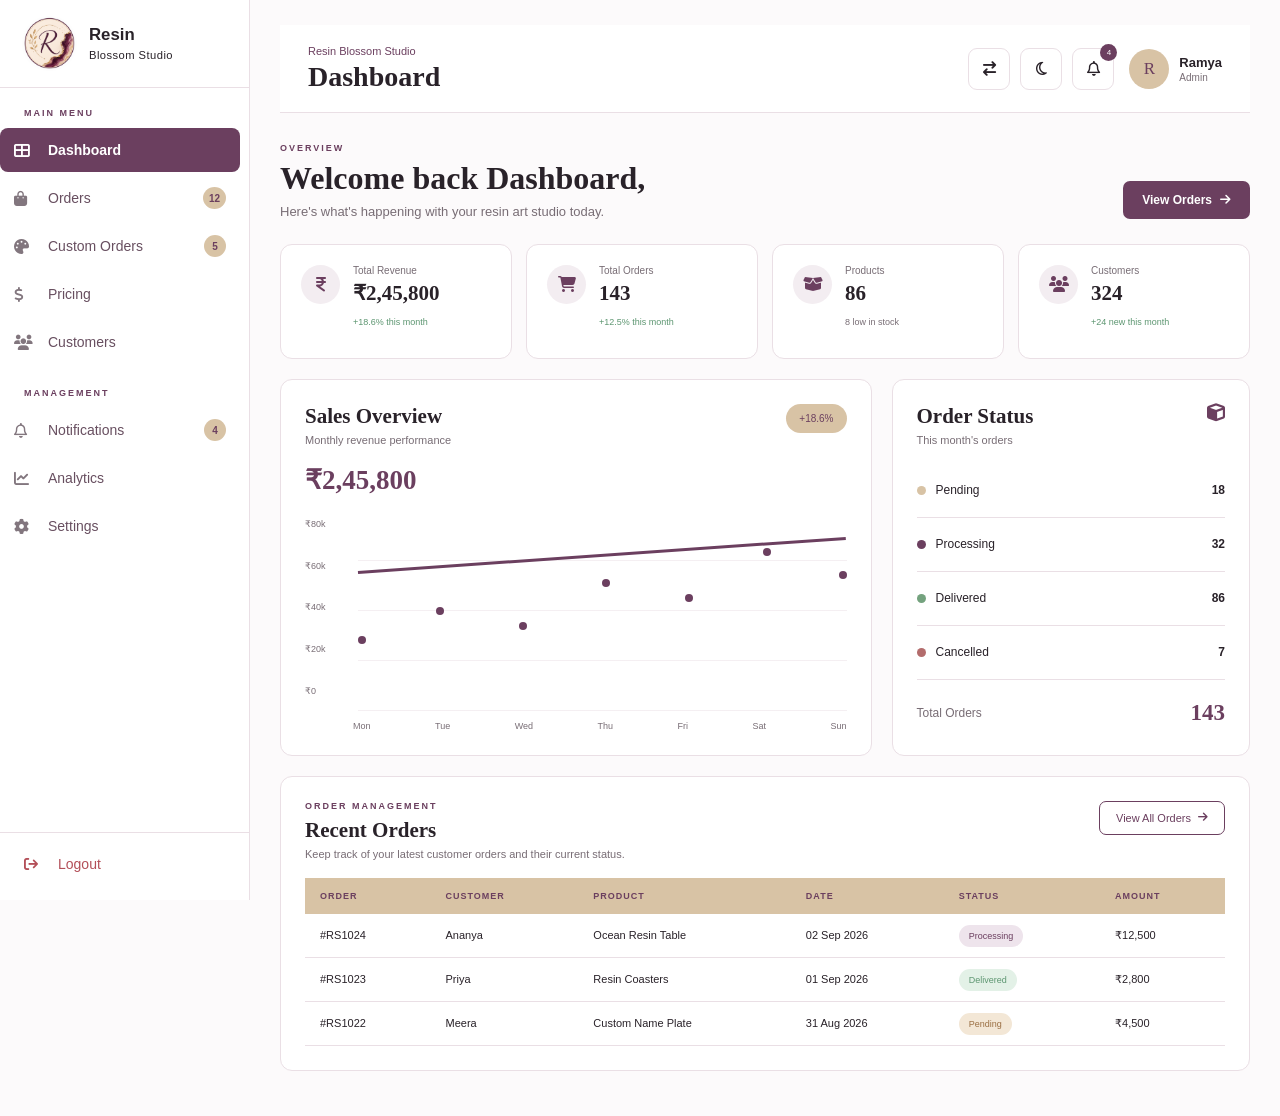
<file: dashboard.html>
<!DOCTYPE html>
<html lang="en">

<head>
    <meta charset="UTF-8">

    <meta name="viewport"
        content="width=device-width, initial-scale=1.0">

    <title>Dashboard | Resin Art & Home Decor</title>
    <link rel="icon" type="image/png" href="images/logo-2.png">

    <!-- Font Awesome -->
    <link rel="stylesheet"
        href="https://cdnjs.cloudflare.com/ajax/libs/font-awesome/6.5.2/css/all.min.css">

    <!-- Dashboard CSS -->
    <link rel="stylesheet" href="dashboard.css">
</head>

<body>

<div class="dashboard-layout">

    <!-- =====================================================
         SIDEBAR
    ====================================================== -->

    <aside class="dashboard-sidebar" id="dashboardSidebar">

        <!-- LOGO -->
        <div class="sidebar-logo">

           <a href="index.html" class="site-logo">
    <div class="logo">
        <img src="images/logo-2.png" alt="ResinBlossom Studio">
    </div>

    <span class="logo-text">
        <strong>Resin</strong>
        <small>Blossom Studio</small>
    </span>
</a>

        </div>


        <!-- SIDEBAR NAVIGATION -->
        <nav class="sidebar-nav">

            <!-- MAIN MENU -->
            <div class="nav-heading">
                MAIN MENU
            </div>


            <a href="#dashboard"
               class="side-link active"
               data-section="dashboard">

                <i class="fa-solid fa-table-cells-large"></i>

                <span>Dashboard</span>

            </a>


            <a href="#orders"
               class="side-link"
               data-section="orders">

                <i class="fa-solid fa-bag-shopping"></i>

                <span>Orders</span>

                <span class="nav-badge">12</span>

            </a>




            <a href="#custom-orders"
               class="side-link"
               data-section="custom-orders">

                <i class="fa-solid fa-palette"></i>

                <span>Custom Orders</span>

                <span class="nav-badge">5</span>

            </a>


            <a href="#pricing"
               class="side-link"
               data-section="pricing">

                <i class="fa-solid fa-dollar-sign"></i>

                <span>Pricing</span>

            </a>


            <a href="#customers"
               class="side-link"
               data-section="customers">

                <i class="fa-solid fa-users"></i>

                <span>Customers</span>

            </a>


            <!-- MANAGEMENT -->
            <div class="nav-heading management-heading">
                MANAGEMENT
            </div>


            <a href="#notifications"
               class="side-link"
               data-section="notifications">

                <i class="fa-regular fa-bell"></i>

                <span>Notifications</span>

                <span class="nav-badge">4</span>

            </a>


            <a href="#analytics"
               class="side-link"
               data-section="analytics">

                <i class="fa-solid fa-chart-line"></i>

                <span>Analytics</span>

            </a>


            <a href="#settings"
               class="side-link"
               data-section="settings">

                <i class="fa-solid fa-gear"></i>

                <span>Settings</span>

            </a>

        </nav>


        <!-- LOGOUT -->
        <div class="sidebar-bottom">

            <a href="login.html"
               class="logout-link">

                <i class="fa-solid fa-arrow-right-from-bracket"></i>

                <span>Logout</span>

            </a>

        </div>

    </aside>



    <!-- =====================================================
         MAIN CONTENT
    ====================================================== -->

    <main class="dashboard-main">


        <!-- =================================================
             TOP HEADER
        ================================================== -->

        <header class="dashboard-header">

            <div class="header-title">

                <span>Resin Blossom Studio</span>

                <h1 id="pageTitle">
                    Dashboard
                </h1>

            </div>


            <div class="header-actions">

                <!-- RTL -->
                <button class="header-icon"
                        id="rtlBtn"
                        title="RTL">

                    <i class="fa-solid fa-arrow-right-arrow-left"></i>

                </button>


                <!-- DARK MODE -->
                <button class="header-icon"
                        id="themeBtn"
                        title="Dark Mode">

                    <i class="fa-regular fa-moon"></i>

                </button>


                <!-- NOTIFICATION -->
                <button class="header-icon notification-button"
                        id="notificationBtn"
                        title="Notifications">

                    <i class="fa-regular fa-bell"></i>

                    <span class="notification-dot">
                        4
                    </span>

                </button>


                <!-- PROFILE -->
                <div class="profile">

                    <div class="profile-avatar">
                        R
                    </div>

                    <div class="profile-info">

                        <strong>Ramya</strong>

                        <span>Admin</span>

                    </div>

                </div>

            </div>

        </header>



        <!-- =================================================
             DASHBOARD SECTION
        ================================================== -->

        <section class="page-section active-section"
                 id="dashboard-section">

            <div class="section-heading">

                <div>

                    <span class="section-label">
                        OVERVIEW
                    </span>

                    <h2>
                        Welcome back Dashboard,
                    </h2>

                    <p>
                        Here's what's happening with your
                        resin art studio today.
                    </p>

                </div>


                <button class="primary-btn"
                        data-section-button="orders">

                    View Orders
                    <i class="fa-solid fa-arrow-right"></i>

                </button>

            </div>



            <!-- METRICS -->

            <div class="metrics-grid">


                <div class="metric-card">

                    <div class="metric-icon">
                        <i class="fa-solid fa-indian-rupee-sign"></i>
                    </div>

                    <div>

                        <span>Total Revenue</span>

                        <h3>₹2,45,800</h3>

                        <small class="positive">
                            +18.6% this month
                        </small>

                    </div>

                </div>


                <div class="metric-card">

                    <div class="metric-icon">
                        <i class="fa-solid fa-cart-shopping"></i>
                    </div>

                    <div>

                        <span>Total Orders</span>

                        <h3>143</h3>

                        <small class="positive">
                            +12.5% this month
                        </small>

                    </div>

                </div>


                <div class="metric-card">

                    <div class="metric-icon">
                        <i class="fa-solid fa-box-open"></i>
                    </div>

                    <div>

                        <span>Products</span>

                        <h3>86</h3>

                        <small>
                            8 low in stock
                        </small>

                    </div>

                </div>


                <div class="metric-card">

                    <div class="metric-icon">
                        <i class="fa-solid fa-users"></i>
                    </div>

                    <div>

                        <span>Customers</span>

                        <h3>324</h3>

                        <small class="positive">
                            +24 new this month
                        </small>

                    </div>

                </div>

            </div>



            <!-- ANALYTICS -->

            <div class="dashboard-grid">


                <!-- SALES -->

                <div class="dashboard-card sales-card">

                    <div class="card-heading">

                        <div>

                            <h3>
                                Sales Overview
                            </h3>

                            <p>
                                Monthly revenue performance
                            </p>

                        </div>

                        <span class="growth-badge">
                            +18.6%
                        </span>

                    </div>


                    <h4 class="sales-number">
                        ₹2,45,800
                    </h4>


                    <div class="chart">

                        <div class="chart-lines">

                            <span>₹80k</span>
                            <span>₹60k</span>
                            <span>₹40k</span>
                            <span>₹20k</span>
                            <span>₹0</span>

                        </div>

                        <div class="chart-area">

                            <div class="chart-line">

                                <div class="point p1"></div>
                                <div class="point p2"></div>
                                <div class="point p3"></div>
                                <div class="point p4"></div>
                                <div class="point p5"></div>
                                <div class="point p6"></div>
                                <div class="point p7"></div>

                            </div>

                        </div>

                    </div>


                    <div class="chart-days">

                        <span>Mon</span>
                        <span>Tue</span>
                        <span>Wed</span>
                        <span>Thu</span>
                        <span>Fri</span>
                        <span>Sat</span>
                        <span>Sun</span>

                    </div>

                </div>



                <!-- ORDER STATUS -->

                <div class="dashboard-card">

                    <div class="card-heading">

                        <div>

                            <h3>
                                Order Status
                            </h3>

                            <p>
                                This month's orders
                            </p>

                        </div>

                        <i class="fa-solid fa-cube card-symbol"></i>

                    </div>


                    <div class="status-list">

                        <div class="status-row">

                            <div>
                                <span class="status-dot pending"></span>
                                Pending
                            </div>

                            <strong>18</strong>

                        </div>


                        <div class="status-row">

                            <div>
                                <span class="status-dot processing"></span>
                                Processing
                            </div>

                            <strong>32</strong>

                        </div>


                        <div class="status-row">

                            <div>
                                <span class="status-dot delivered"></span>
                                Delivered
                            </div>

                            <strong>86</strong>

                        </div>


                        <div class="status-row">

                            <div>
                                <span class="status-dot cancelled"></span>
                                Cancelled
                            </div>

                            <strong>7</strong>

                        </div>

                    </div>


                    <div class="total-orders">

                        <span>Total Orders</span>

                        <strong>143</strong>

                    </div>

                </div>

            </div>



            <!-- RECENT ORDERS -->

            <div class="dashboard-card recent-orders">

                <div class="card-heading">

                    <div>

                        <span class="section-label">
                            ORDER MANAGEMENT
                        </span>

                        <h3>
                            Recent Orders
                        </h3>

                        <p>
                            Keep track of your latest customer
                            orders and their current status.
                        </p>

                    </div>

                    <button class="outline-btn"
                            data-section-button="orders">

                        View All Orders
                        <i class="fa-solid fa-arrow-right"></i>

                    </button>

                </div>


                <div class="table-wrapper">

                    <table>

                        <thead>

                            <tr>

                                <th>ORDER</th>
                                <th>CUSTOMER</th>
                                <th>PRODUCT</th>
                                <th>DATE</th>
                                <th>STATUS</th>
                                <th>AMOUNT</th>

                            </tr>

                        </thead>


                        <tbody>

                            <tr>

                                <td>#RS1024</td>
                                <td>Ananya</td>
                                <td>Ocean Resin Table</td>
                                <td>02 Sep 2026</td>

                                <td>
                                    <span class="table-status processing-status">
                                        Processing
                                    </span>
                                </td>

                                <td>₹12,500</td>

                            </tr>


                            <tr>

                                <td>#RS1023</td>
                                <td>Priya</td>
                                <td>Resin Coasters</td>
                                <td>01 Sep 2026</td>

                                <td>
                                    <span class="table-status delivered-status">
                                        Delivered
                                    </span>
                                </td>

                                <td>₹2,800</td>

                            </tr>


                            <tr>

                                <td>#RS1022</td>
                                <td>Meera</td>
                                <td>Custom Name Plate</td>
                                <td>31 Aug 2026</td>

                                <td>
                                    <span class="table-status pending-status">
                                        Pending
                                    </span>
                                </td>

                                <td>₹4,500</td>

                            </tr>

                        </tbody>

                    </table>

                </div>

            </div>

        </section>



        <!-- =================================================
             ORDERS
        ================================================== -->

        <section class="page-section"
                 id="orders-section">

            <div class="section-heading">

                <div>

                    <span class="section-label">
                        ORDER MANAGEMENT
                    </span>

                    <h2>Orders</h2>

                    <p>
                        Manage all customer orders and track
                        their current status.
                    </p>

                </div>

                <button class="primary-btn">
                    <i class="fa-solid fa-plus"></i>
                    New Order
                </button>

            </div>


            <div class="stats-row">

                <div class="simple-stat">
                    <span>Total Orders</span>
                    <strong>143</strong>
                </div>

                <div class="simple-stat">
                    <span>Pending</span>
                    <strong>18</strong>
                </div>

                <div class="simple-stat">
                    <span>Processing</span>
                    <strong>32</strong>
                </div>

                <div class="simple-stat">
                    <span>Delivered</span>
                    <strong>86</strong>
                </div>

            </div>


            <div class="dashboard-card">

                <div class="card-heading">

                    <div>

                        <h3>All Orders</h3>

                        <p>
                            View and manage recent customer orders.
                        </p>

                    </div>

                </div>


                <div class="table-wrapper">

                    <table>

                        <thead>

                            <tr>
                                <th>ORDER</th>
                                <th>CUSTOMER</th>
                                <th>PRODUCT</th>
                                <th>DATE</th>
                                <th>STATUS</th>
                                <th>AMOUNT</th>
                            </tr>

                        </thead>

                        <tbody>

                            <tr>
                                <td>#RS1024</td>
                                <td>Ananya</td>
                                <td>Ocean Resin Table</td>
                                <td>02 Sep 2026</td>
                                <td>
                                    <span class="table-status processing-status">
                                        Processing
                                    </span>
                                </td>
                                <td>₹12,500</td>
                            </tr>

                            <tr>
                                <td>#RS1023</td>
                                <td>Priya</td>
                                <td>Resin Coasters</td>
                                <td>01 Sep 2026</td>
                                <td>
                                    <span class="table-status delivered-status">
                                        Delivered
                                    </span>
                                </td>
                                <td>₹2,800</td>
                            </tr>

                            <tr>
                                <td>#RS1022</td>
                                <td>Meera</td>
                                <td>Custom Name Plate</td>
                                <td>31 Aug 2026</td>
                                <td>
                                    <span class="table-status pending-status">
                                        Pending
                                    </span>
                                </td>
                                <td>₹4,500</td>
                            </tr>

                        </tbody>

                    </table>

                </div>

            </div>

        </section>



        <!-- =================================================
             PRODUCTS
        ================================================== -->

        <section class="page-section"
                 id="products-section">

            <div class="section-heading">

                <div>

                    <span class="section-label">
                        PRODUCT MANAGEMENT
                    </span>

                    <h2>Products</h2>

                    <p>
                        Manage your resin art and home decor
                        products.
                    </p>

                </div>

                <button class="primary-btn">
                    <i class="fa-solid fa-plus"></i>
                    Add Product
                </button>

            </div>


            <div class="product-grid">

                <div class="product-card">
                    <div class="product-image">
                        <i class="fa-solid fa-water"></i>
                    </div>
                    <h3>Ocean Resin Art</h3>
                    <p>Wall decor collection</p>
                    <strong>₹8,500</strong>
                </div>

                <div class="product-card">
                    <div class="product-image">
                        <i class="fa-solid fa-leaf"></i>
                    </div>
                    <h3>Resin Coasters</h3>
                    <p>Handcrafted coaster set</p>
                    <strong>₹2,800</strong>
                </div>

                <div class="product-card">
                    <div class="product-image">
                        <i class="fa-solid fa-gem"></i>
                    </div>
                    <h3>Resin Tray</h3>
                    <p>Elegant home decor</p>
                    <strong>₹4,200</strong>
                </div>

            </div>

        </section>



        <!-- =================================================
             CUSTOM ORDERS
        ================================================== -->

        <section class="page-section"
                 id="custom-orders-section">

            <div class="section-heading">

                <div>

                    <span class="section-label">
                        PERSONALIZED CREATIONS
                    </span>

                    <h2>Custom Orders</h2>

                    <p>
                        Manage personalized resin creations
                        requested by customers.
                    </p>

                </div>

                <button class="primary-btn">
                    <i class="fa-solid fa-plus"></i>
                    New Custom Order
                </button>

            </div>


            <div class="custom-grid">

                <div class="dashboard-card custom-card">

                    <span class="custom-number">
                        05
                    </span>

                    <h3>
                        Pending Requests
                    </h3>

                    <p>
                        Custom designs waiting for review.
                    </p>

                    <button class="outline-btn">
                        Review Requests
                    </button>

                </div>


                <div class="dashboard-card custom-card">

                    <span class="custom-number">
                        08
                    </span>

                    <h3>
                        In Progress
                    </h3>

                    <p>
                        Personalized pieces currently being created.
                    </p>

                    <button class="outline-btn">
                        View Projects
                    </button>

                </div>


                <div class="dashboard-card custom-card">

                    <span class="custom-number">
                        24
                    </span>

                    <h3>
                        Completed
                    </h3>

                    <p>
                        Successfully completed custom creations.
                    </p>

                    <button class="outline-btn">
                        View Completed
                    </button>

                </div>

            </div>

        </section>



        <!-- =================================================
             PRICING
        ================================================== -->

        <section class="page-section"
                 id="pricing-section">

            <div class="section-heading">

                <div>

                    <span class="section-label">
                        PRICING MANAGEMENT
                    </span>

                    <h2>Pricing</h2>

                    <p>
                        Manage product prices and pricing packages.
                    </p>

                </div>

                <button class="primary-btn">
                    <i class="fa-solid fa-plus"></i>
                    Add Pricing
                </button>

            </div>


            <div class="pricing-grid">

                <div class="pricing-card">

                    <span>Basic</span>

                    <h3>₹2,500</h3>

                    <p>
                        Small resin decor pieces.
                    </p>

                    <button class="outline-btn">
                        Edit Price
                    </button>

                </div>


                <div class="pricing-card featured">

                    <span>Popular</span>

                    <h3>₹5,500</h3>

                    <p>
                        Premium handcrafted creations.
                    </p>

                    <button class="primary-btn">
                        Edit Price
                    </button>

                </div>


                <div class="pricing-card">

                    <span>Custom</span>

                    <h3>₹8,500+</h3>

                    <p>
                        Personalized resin artwork.
                    </p>

                    <button class="outline-btn">
                        Edit Price
                    </button>

                </div>

            </div>

        </section>



        <!-- =================================================
             CUSTOMERS
        ================================================== -->

        <section class="page-section"
                 id="customers-section">

            <div class="section-heading">

                <div>

                    <span class="section-label">
                        CUSTOMER MANAGEMENT
                    </span>

                    <h2>Customers</h2>

                    <p>
                        View and manage your studio customers.
                    </p>

                </div>

                <button class="primary-btn">
                    <i class="fa-solid fa-user-plus"></i>
                    Add Customer
                </button>

            </div>


            <div class="stats-row">

                <div class="simple-stat">
                    <span>Total Customers</span>
                    <strong>324</strong>
                </div>

                <div class="simple-stat">
                    <span>New Customers</span>
                    <strong>24</strong>
                </div>

                <div class="simple-stat">
                    <span>Repeat Customers</span>
                    <strong>118</strong>
                </div>

            </div>


            <div class="dashboard-card">

                <div class="card-heading">

                    <div>

                        <h3>Recent Customers</h3>

                        <p>
                            Your latest registered customers.
                        </p>

                    </div>

                </div>


                <div class="customer-list">

                    <div class="customer-row">

                        <div class="customer-avatar">
                            A
                        </div>

                        <div>
                            <strong>Ananya Sharma</strong>
                            <span>ananya@example.com</span>
                        </div>

                        <strong>₹24,500</strong>

                    </div>


                    <div class="customer-row">

                        <div class="customer-avatar">
                            P
                        </div>

                        <div>
                            <strong>Priya Mehta</strong>
                            <span>priya@example.com</span>
                        </div>

                        <strong>₹18,200</strong>

                    </div>


                    <div class="customer-row">

                        <div class="customer-avatar">
                            M
                        </div>

                        <div>
                            <strong>Meera Patel</strong>
                            <span>meera@example.com</span>
                        </div>

                        <strong>₹12,800</strong>

                    </div>

                </div>

            </div>

        </section>



        <!-- =================================================
             NOTIFICATIONS
        ================================================== -->

        <section class="page-section"
                 id="notifications-section">

            <div class="section-heading">

                <div>

                    <span class="section-label">
                        MANAGEMENT
                    </span>

                    <h2>Notifications</h2>

                    <p>
                        Stay updated with your latest studio activities.
                    </p>

                </div>

            </div>


            <div class="notification-list">

                <div class="notification-card">

                    <div class="notification-icon">
                        <i class="fa-solid fa-cart-shopping"></i>
                    </div>

                    <div>
                        <h3>New order received</h3>
                        <p>
                            Order #RS1024 has been placed successfully.
                        </p>
                        <small>10 minutes ago</small>
                    </div>

                </div>


                <div class="notification-card">

                    <div class="notification-icon">
                        <i class="fa-solid fa-palette"></i>
                    </div>

                    <div>
                        <h3>New custom request</h3>
                        <p>
                            A customer submitted a personalized
                            resin design request.
                        </p>
                        <small>1 hour ago</small>
                    </div>

                </div>


                <div class="notification-card">

                    <div class="notification-icon">
                        <i class="fa-solid fa-box"></i>
                    </div>

                    <div>
                        <h3>Low stock alert</h3>
                        <p>
                            8 products currently have low stock.
                        </p>
                        <small>3 hours ago</small>
                    </div>

                </div>

            </div>

        </section>



        <!-- =================================================
             ANALYTICS
        ================================================== -->

        <section class="page-section"
                 id="analytics-section">

            <div class="section-heading">

                <div>

                    <span class="section-label">
                        PERFORMANCE
                    </span>

                    <h2>Sales & Order Analytics</h2>

                    <p>
                        Track your sales performance and order activity.
                    </p>

                </div>


                <select class="period-select">

                    <option>Last 30 Days</option>
                    <option>Last 3 Months</option>
                    <option>Last 6 Months</option>
                    <option>This Year</option>

                </select>

            </div>


            <div class="dashboard-grid">

                <div class="dashboard-card">

                    <div class="card-heading">

                        <div>

                            <h3>Sales Overview</h3>

                            <p>
                                Revenue performance
                            </p>

                        </div>

                        <span class="growth-badge">
                            +18.6%
                        </span>

                    </div>


                    <h4 class="sales-number">
                        ₹2,45,800
                    </h4>


                    <div class="large-chart">

                        <div class="bar bar-1"></div>
                        <div class="bar bar-2"></div>
                        <div class="bar bar-3"></div>
                        <div class="bar bar-4"></div>
                        <div class="bar bar-5"></div>
                        <div class="bar bar-6"></div>
                        <div class="bar bar-7"></div>

                    </div>

                </div>


                <div class="dashboard-card">

                    <div class="card-heading">

                        <div>

                            <h3>Order Status</h3>

                            <p>
                                This month's orders
                            </p>

                        </div>

                    </div>


                    <div class="analytics-number">
                        143
                    </div>

                    <p>
                        Total Orders
                    </p>

                    <div class="progress-item">
                        <span>Delivered</span>
                        <strong>60%</strong>
                        <div>
                            <i style="width:60%"></i>
                        </div>
                    </div>

                    <div class="progress-item">
                        <span>Processing</span>
                        <strong>22%</strong>
                        <div>
                            <i style="width:22%"></i>
                        </div>
                    </div>

                    <div class="progress-item">
                        <span>Pending</span>
                        <strong>13%</strong>
                        <div>
                            <i style="width:13%"></i>
                        </div>
                    </div>

                </div>

            </div>

        </section>



        <!-- =================================================
             SETTINGS
        ================================================== -->

        <section class="page-section"
                 id="settings-section">

            <div class="section-heading">

                <div>

                    <span class="section-label">
                        PREFERENCES
                    </span>

                    <h2>Settings</h2>

                    <p>
                        Manage your dashboard preferences and account.
                    </p>

                </div>

            </div>


            <div class="settings-grid">

                <div class="dashboard-card setting-card">

                    <div class="setting-icon">
                        <i class="fa-solid fa-user"></i>
                    </div>

                    <div>
                        <h3>Profile Settings</h3>
                        <p>
                            Update your name and profile details.
                        </p>
                    </div>

                    <button class="outline-btn">
                        Edit
                    </button>

                </div>


                <div class="dashboard-card setting-card">

                    <div class="setting-icon">
                        <i class="fa-solid fa-bell"></i>
                    </div>

                    <div>
                        <h3>Notifications</h3>
                        <p>
                            Control your dashboard notifications.
                        </p>
                    </div>

                    <button class="outline-btn">
                        Manage
                    </button>

                </div>


                <div class="dashboard-card setting-card">

                    <div class="setting-icon">
                        <i class="fa-solid fa-palette"></i>
                    </div>

                    <div>
                        <h3>Appearance</h3>
                        <p>
                            Switch between light and dark mode.
                        </p>
                    </div>

                    <button class="outline-btn"
                            id="settingsThemeBtn">
                        Change
                    </button>

                </div>

            </div>

        </section>


    </main>

</div>


<!-- Dashboard JS -->
<script>

    /* =====================================================
   DASHBOARD NAVIGATION
===================================================== */

const sideLinks =
    document.querySelectorAll(".side-link");

const pageSections =
    document.querySelectorAll(".page-section");

const pageTitle =
    document.getElementById("pageTitle");


/* Page titles */

const titles = {

    dashboard: "Dashboard",

    orders: "Orders",

    products: "Products",

    "custom-orders": "Custom Orders",

    pricing: "Pricing",

    customers: "Customers",

    notifications: "Notifications",

    analytics: "Analytics",

    settings: "Settings"

};


/* =====================================================
   SHOW SECTION
===================================================== */

function showSection(sectionName) {

    /* Hide all sections */

    pageSections.forEach(section => {

        section.classList.remove(
            "active-section"
        );

    });


    /* Remove active sidebar */

    sideLinks.forEach(link => {

        link.classList.remove("active");

    });


    /* Selected section */

    const selectedSection =
        document.getElementById(
            sectionName + "-section"
        );


    if (selectedSection) {

        selectedSection.classList.add(
            "active-section"
        );

    }


    /* Selected sidebar */

    const selectedLink =
        document.querySelector(
            `.side-link[data-section="${sectionName}"]`
        );


    if (selectedLink) {

        selectedLink.classList.add("active");

    }


    /* Change page title */

    if (pageTitle) {

        pageTitle.textContent =
            titles[sectionName] ||
            "Dashboard";

    }


    /* Update URL */

    history.replaceState(
        null,
        "",
        "#" + sectionName
    );


    /* Scroll dashboard to top */

    window.scrollTo({
        top: 0,
        behavior: "smooth"
    });

}


/* =====================================================
   SIDEBAR CLICK
===================================================== */

sideLinks.forEach(link => {

    link.addEventListener(
        "click",
        function(event) {

            event.preventDefault();

            const section =
                this.dataset.section;

            showSection(section);

        }
    );

});


/* =====================================================
   BUTTONS THAT OPEN SECTIONS
===================================================== */

const sectionButtons =
    document.querySelectorAll(
        "[data-section-button]"
    );


sectionButtons.forEach(button => {

    button.addEventListener(
        "click",
        function() {

            const section =
                this.dataset.sectionButton;

            showSection(section);

        }
    );

});


/* =====================================================
   LOAD SECTION FROM URL
===================================================== */

const initialSection =
    window.location.hash
        .replace("#", "");


if (
    initialSection &&
    titles[initialSection]
) {

    showSection(initialSection);

} else {

    showSection("dashboard");

}


/* =====================================================
   DARK / LIGHT MODE
===================================================== */

const themeBtn =
    document.getElementById("themeBtn");

const settingsThemeBtn =
    document.getElementById(
        "settingsThemeBtn"
    );


function toggleTheme() {

    document.body.classList.toggle(
        "dark-mode"
    );


    const darkMode =
        document.body.classList.contains(
            "dark-mode"
        );


    localStorage.setItem(
        "dashboardTheme",
        darkMode ? "dark" : "light"
    );


    updateThemeIcon();

}


function updateThemeIcon() {

    if (!themeBtn) return;


    const icon =
        themeBtn.querySelector("i");


    if (
        document.body.classList.contains(
            "dark-mode"
        )
    ) {

        icon.className =
            "fa-regular fa-sun";

        themeBtn.title =
            "Light Mode";

    } else {

        icon.className =
            "fa-regular fa-moon";

        themeBtn.title =
            "Dark Mode";

    }

}


if (themeBtn) {

    themeBtn.addEventListener(
        "click",
        toggleTheme
    );

}


if (settingsThemeBtn) {

    settingsThemeBtn.addEventListener(
        "click",
        toggleTheme
    );

}


/* Load saved theme */

const savedTheme =
    localStorage.getItem(
        "dashboardTheme"
    );


if (savedTheme === "dark") {

    document.body.classList.add(
        "dark-mode"
    );

}


updateThemeIcon();


/* =====================================================
   RTL
===================================================== */

const rtlBtn =
    document.getElementById("rtlBtn");


if (rtlBtn) {

    rtlBtn.addEventListener(
        "click",
        function() {

            document.body.classList.toggle(
                "rtl"
            );


            const rtlEnabled =
                document.body.classList.contains(
                    "rtl"
                );


            localStorage.setItem(
                "dashboardRTL",
                rtlEnabled ? "true" : "false"
            );

        }
    );

}


/* Load saved RTL */

const savedRTL =
    localStorage.getItem(
        "dashboardRTL"
    );


if (savedRTL === "true") {

    document.body.classList.add(
        "rtl"
    );

}


/* =====================================================
   NOTIFICATION BUTTON
===================================================== */

const notificationBtn =
    document.getElementById(
        "notificationBtn"
    );


if (notificationBtn) {

    notificationBtn.addEventListener(
        "click",
        function() {

            showSection("notifications");

        }
    );

}


/* =====================================================
   ACTIVE NAVIGATION
===================================================== */

const currentPage = window.location.pathname
    .split("/")
    .pop()
    .toLowerCase();


// Normal navigation links
document.querySelectorAll(".nav-link").forEach(link => {

    const linkPage = link
        .getAttribute("href")
        .split("/")
        .pop()
        .toLowerCase();

    if (linkPage === currentPage) {
        link.classList.add("active");
    }

});


// Home dropdown
const homeBtn = document.querySelector(".nav-dropdown-btn");

if (
    currentPage === "index.html" ||
    currentPage === "home-2.html" ||
    currentPage === ""
) {
    homeBtn?.classList.add("active");
}


// Home dropdown links
document.querySelectorAll(".dropdown-link").forEach(link => {

    const linkPage = link
        .getAttribute("href")
        .split("/")
        .pop()
        .toLowerCase();

    if (linkPage === currentPage) {
        link.classList.add("active");
    }

});
</script>

</body>
</html>
</file>
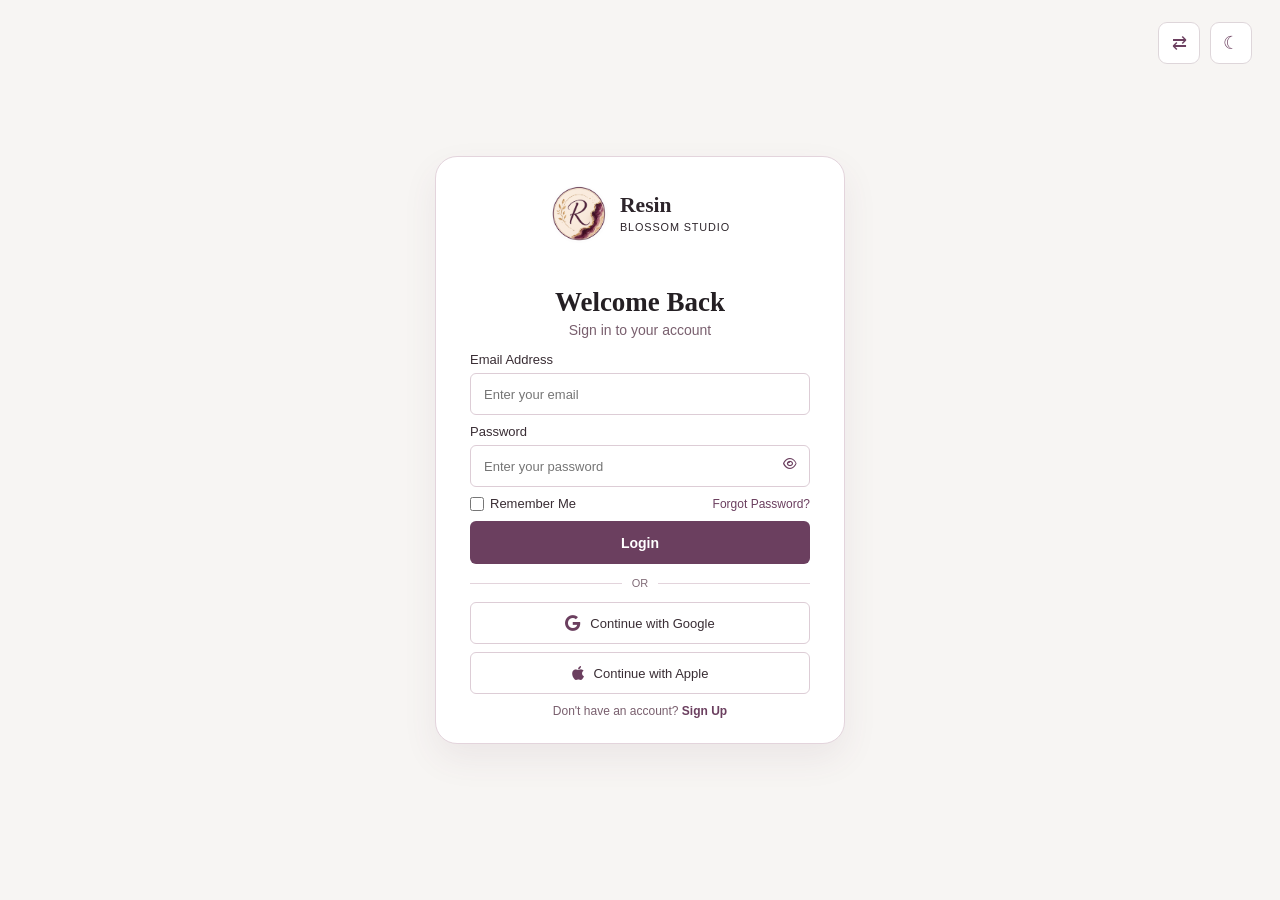
<file: login.html>
<!DOCTYPE html>
<html lang="en" dir="ltr">
<head>
    <meta charset="UTF-8">
    <meta name="viewport" content="width=device-width, initial-scale=1.0">

    <title>Login | Resin Art & Home Decor</title>
    <link rel="icon" type="image/png" href="images/logo-2.png">

    <!-- Login page stylesheet -->
    <link rel="stylesheet" href="login.css">
    <link rel="stylesheet" href="https://cdnjs.cloudflare.com/ajax/libs/font-awesome/6.5.2/css/all.min.css">
</head>

<body>

    <main class="login-page">

        <!-- =========================
             TOP RIGHT CONTROLS
        ========================== -->
        <div class="page-controls">

            <!-- RTL -->
            <button
                type="button"
                class="control-button"
                id="rtlButton"
                aria-label="Switch text direction"
                title="RTL Mode"
            >
                ⇄
            </button>

            <!-- Dark Mode -->
            <button
                type="button"
                class="control-button"
                id="themeButton"
                aria-label="Switch dark mode"
                title="Dark Mode"
            >
                <span id="themeIcon">☾</span>
            </button>

        </div>


        <div class="login-card">

    <!-- Logo + Brand Name -->
    <div class="login-brand">

    <a href="index.html" class="login-brand">
    <div class="login-logo">
        <img src="images/logo-2.png" alt="ResinBlossom Studio">
    </div>

    <div class="login-logo-text">
        <strong>Resin</strong>
        <small>Blossom Studio</small>
    </div>
</a>

</div>

    <!-- Login Heading -->
    <div class="login-heading">
        <h1>Welcome Back</h1>
        <p>Sign in to your account</p>
    </div>

    <form>

        <label for="email">Email Address</label>
        <input
            type="email"
            id="email"
            placeholder="Enter your email"
        >

        <label for="password">Password</label>

        <div class="password-box">
            <input
                type="password"
                id="password"
                placeholder="Enter your password"
            >
            <i class="fa-regular fa-eye"></i>
        </div>

        <div class="login-options">
            <label>
                <input type="checkbox">
                <span>Remember Me</span>
            </label>

            <a href="#">Forgot Password?</a>
        </div>

        <button type="submit" class="login-btn">
            Login
        </button>

        <div class="divider">
            <span>OR</span>
        </div>

        <button type="button" class="social-btn">
            <i class="fa-brands fa-google"></i>
            Continue with Google
        </button>

        <button type="button" class="social-btn">
            <i class="fa-brands fa-apple"></i>
            Continue with Apple
        </button>

        <p class="signup-text">
            Don't have an account?
            <a href="#">Sign Up</a>
        </p>

    </form>

</div>

    </main>

<script>
    /* ==========================================
   LOGIN PAGE JAVASCRIPT
   ResinBlossom Studio
========================================== */

document.addEventListener("DOMContentLoaded", function () {

    /* ==========================================
       ELEMENTS
    ========================================== */

    const themeButton = document.getElementById("themeButton");
    const themeIcon = document.getElementById("themeIcon");

    const rtlButton = document.getElementById("rtlButton");

    const loginForm = document.querySelector(".login-card form");

    const passwordInput = document.getElementById("password");
    const passwordEye = document.querySelector(".password-box i");

    const emailInput = document.getElementById("email");

    const socialButtons =
        document.querySelectorAll(".social-btn");


    /* ==========================================
       DARK MODE
    ========================================== */

    function applyTheme(theme) {

        if (theme === "dark") {
            document.body.classList.add("dark-mode");

            if (themeIcon) {
                themeIcon.textContent = "☀";
            }

            if (themeButton) {
                themeButton.setAttribute(
                    "title",
                    "Light Mode"
                );
            }

        } else {
            document.body.classList.remove("dark-mode");

            if (themeIcon) {
                themeIcon.textContent = "☾";
            }

            if (themeButton) {
                themeButton.setAttribute(
                    "title",
                    "Dark Mode"
                );
            }
        }
    }


    function toggleTheme() {

        const isDark =
            document.body.classList.contains("dark-mode");

        const newTheme = isDark ? "light" : "dark";

        applyTheme(newTheme);

        localStorage.setItem(
            "loginTheme",
            newTheme
        );
    }


    /* Load saved theme */

    const savedTheme =
        localStorage.getItem("loginTheme") || "light";

    applyTheme(savedTheme);


    /* Theme button */

    if (themeButton) {

        themeButton.addEventListener(
            "click",
            toggleTheme
        );

    }


    /* ==========================================
       RTL / LTR
    ========================================== */

    function applyDirection(direction) {

        document.documentElement.setAttribute(
            "dir",
            direction
        );

        if (direction === "rtl") {

            document.body.classList.add(
                "rtl-mode"
            );

            if (rtlButton) {
                rtlButton.setAttribute(
                    "title",
                    "Switch to LTR"
                );
            }

        } else {

            document.body.classList.remove(
                "rtl-mode"
            );

            if (rtlButton) {
                rtlButton.setAttribute(
                    "title",
                    "Switch to RTL"
                );
            }
        }

        localStorage.setItem(
            "loginDirection",
            direction
        );
    }


    /* Load saved direction */

    const savedDirection =
        localStorage.getItem(
            "loginDirection"
        ) || "ltr";

    applyDirection(savedDirection);


    /* RTL button */

    if (rtlButton) {

        rtlButton.addEventListener(
            "click",
            function () {

                const currentDirection =
                    document.documentElement.getAttribute(
                        "dir"
                    ) || "ltr";

                const newDirection =
                    currentDirection === "rtl"
                        ? "ltr"
                        : "rtl";

                applyDirection(
                    newDirection
                );

            }
        );

    }


    /* ==========================================
       SHOW / HIDE PASSWORD
    ========================================== */

    if (passwordEye && passwordInput) {

        passwordEye.addEventListener(
            "click",
            function () {

                if (
                    passwordInput.type === "password"
                ) {

                    passwordInput.type = "text";

                    passwordEye.classList.remove(
                        "fa-eye"
                    );

                    passwordEye.classList.add(
                        "fa-eye-slash"
                    );

                } else {

                    passwordInput.type = "password";

                    passwordEye.classList.remove(
                        "fa-eye-slash"
                    );

                    passwordEye.classList.add(
                        "fa-eye"
                    );

                }

            }
        );

    }


    /* ==========================================
       LOGIN FORM
    ========================================== */

    if (loginForm) {

        loginForm.addEventListener(
            "submit",
            function (event) {

                event.preventDefault();

                const email =
                    emailInput
                        ? emailInput.value.trim()
                        : "";

                const password =
                    passwordInput
                        ? passwordInput.value.trim()
                        : "";


                /* Check email */

                if (email === "") {

                    alert(
                        "Please enter your email address."
                    );

                    if (emailInput) {
                        emailInput.focus();
                    }

                    return;
                }


                /* Check password */

                if (password === "") {

                    alert(
                        "Please enter your password."
                    );

                    if (passwordInput) {
                        passwordInput.focus();
                    }

                    return;
                }


                /* Basic email validation */

                const emailPattern =
                    /^[^\s@]+@[^\s@]+\.[^\s@]+$/;

                if (!emailPattern.test(email)) {

                    alert(
                        "Please enter a valid email address."
                    );

                    emailInput.focus();

                    return;
                }


                /*
                   LOGIN SUCCESS

                   Change dashboard.html to the
                   actual page you want to open.
                */

                window.location.href =
                    "dashboard.html";

            }
        );

    }


    /* ==========================================
       SOCIAL BUTTONS
    ========================================== */

    socialButtons.forEach(
        function (button) {

            button.addEventListener(
                "click",
                function () {

                    const buttonText =
                        button.textContent
                            .trim();

                    alert(
                        buttonText +
                        " is not connected yet."
                    );

                }
            );

        }
    );


    /* ==========================================
       FORGOT PASSWORD
    ========================================== */

    const forgotPassword =
        document.querySelector(
            ".login-options a"
        );

    if (forgotPassword) {

        forgotPassword.addEventListener(
            "click",
            function (event) {

                event.preventDefault();

                alert(
                    "Password reset functionality will be added soon."
                );

            }
        );

    }


    /* ==========================================
       SIGN UP
    ========================================== */

    const signupLink =
        document.querySelector(
            ".signup-text a"
        );

    if (signupLink) {

        signupLink.addEventListener(
            "click",
            function (event) {

                event.preventDefault();

                /*
                   Change this to your signup page
                   when you create it.
                */

                window.location.href =
                    "signup.html";

            }
        );

    }

});
</script>
</body>
</html>
</file>
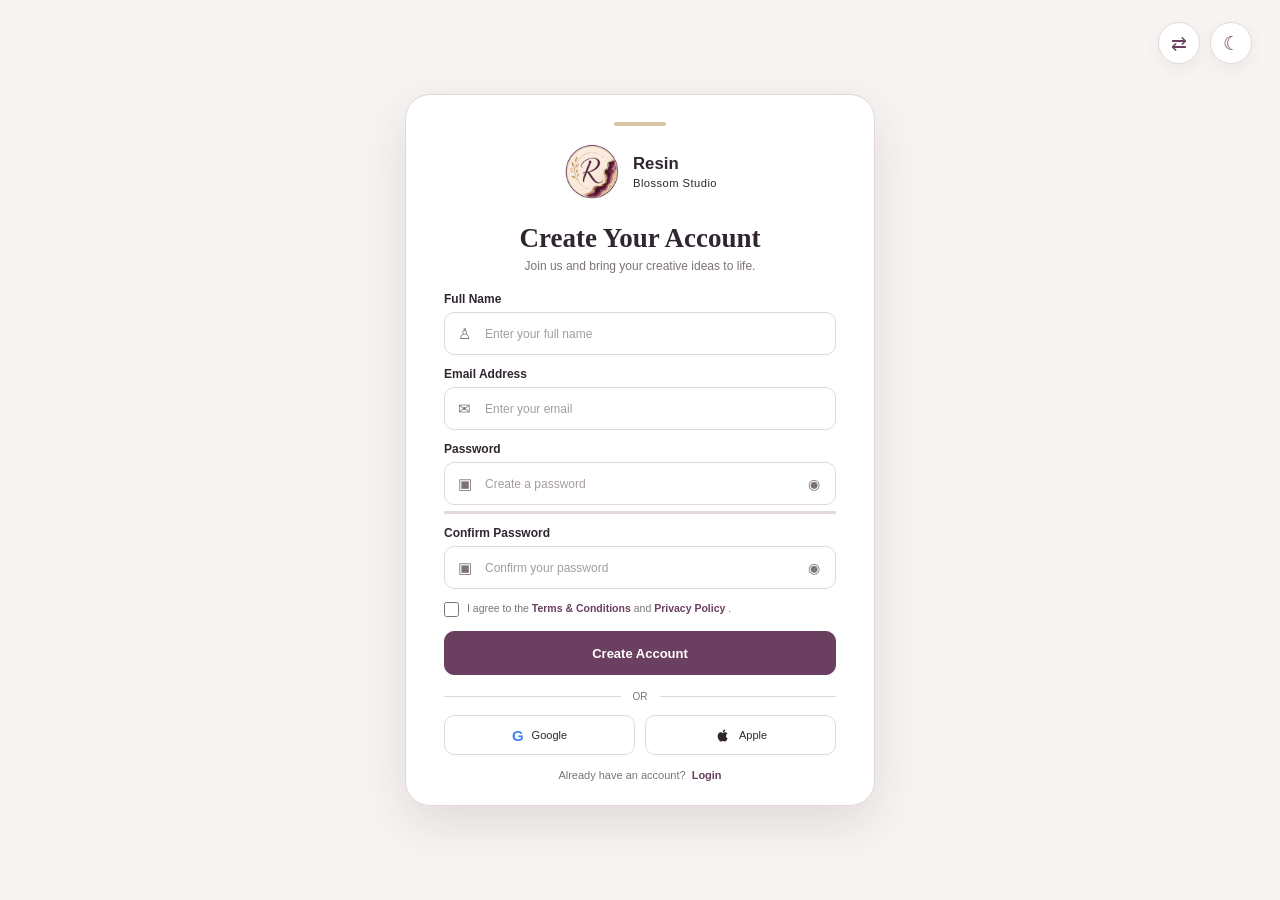
<file: signup.html>
<!DOCTYPE html>
<html lang="en" dir="ltr">

<head>
    <meta charset="UTF-8">
    <meta name="viewport" content="width=device-width, initial-scale=1.0">

    <title>Sign Up | ResinBlossom Studio</title>
    <link rel="icon" type="image/png" href="images/logo-2.png">

    <link rel="stylesheet" href="signup.css">
</head>

<body>

    <main class="signup-page">

        <!-- Top Controls -->
        <div class="top-controls">

            <button
                type="button"
                class="control-btn"
                id="rtlButton"
                title="Toggle RTL"
            >
                ⇄
            </button>

            <button
                type="button"
                class="control-btn"
                id="themeButton"
                title="Toggle Theme"
            >
                <span id="themeIcon">☾</span>
            </button>

        </div>


        <!-- Signup Card -->
        <section class="signup-card">

            <div class="card-line"></div>


            <!-- Brand -->
            <div class="brand">

    <a href="index.html" class="signup-brand">

    <div class="logo">
        <img src="images/logo-2.png" alt="ResinBlossom Studio">
    </div>

    <span class="logo-text">
        <strong>Resin</strong>
        <small>Blossom Studio</small>
    </span>

</a>
</div>


            <!-- Heading -->
            <div class="heading">

                <h1>Create Your Account</h1>

                <p>
                    Join us and bring your creative ideas to life.
                </p>

            </div>


            <!-- Form -->
            <form id="signupForm" novalidate>


                <!-- Full Name -->
                <div class="form-group">

                    <label for="fullName">
                        Full Name
                    </label>

                    <div class="input-wrapper">

                        <span class="input-icon">♙</span>

                        <input
                            type="text"
                            id="fullName"
                            placeholder="Enter your full name"
                            autocomplete="name"
                        >

                    </div>

                    <small
                        class="error"
                        id="nameError"
                    ></small>

                </div>


                <!-- Email -->
                <div class="form-group">

                    <label for="email">
                        Email Address
                    </label>

                    <div class="input-wrapper">

                        <span class="input-icon">✉</span>

                        <input
                            type="email"
                            id="email"
                            placeholder="Enter your email"
                            autocomplete="email"
                        >

                    </div>

                    <small
                        class="error"
                        id="emailError"
                    ></small>

                </div>


                <!-- Password -->
                <div class="form-group">

                    <label for="password">
                        Password
                    </label>

                    <div class="input-wrapper">

                        <span class="input-icon">▣</span>

                        <input
                            type="password"
                            id="password"
                            placeholder="Create a password"
                            autocomplete="new-password"
                        >

                        <button
                            type="button"
                            class="password-toggle"
                            id="passwordToggle"
                            aria-label="Show password"
                        >
                            ◉
                        </button>

                    </div>

                    <div class="strength">
                        <div
                            class="strength-bar"
                            id="strengthBar"
                        ></div>
                    </div>

                    <small
                        class="error"
                        id="passwordError"
                    ></small>

                </div>


                <!-- Confirm Password -->
                <div class="form-group">

                    <label for="confirmPassword">
                        Confirm Password
                    </label>

                    <div class="input-wrapper">

                        <span class="input-icon">▣</span>

                        <input
                            type="password"
                            id="confirmPassword"
                            placeholder="Confirm your password"
                            autocomplete="new-password"
                        >

                        <button
                            type="button"
                            class="password-toggle"
                            id="confirmPasswordToggle"
                            aria-label="Show password"
                        >
                            ◉
                        </button>

                    </div>

                    <small
                        class="error"
                        id="confirmError"
                    ></small>

                </div>


                <!-- Terms -->
                <div class="terms">

                    <input
                        type="checkbox"
                        id="terms"
                    >

                    <label for="terms">

                        I agree to the

                        <a href="#" id="termsLink">
                            Terms & Conditions
                        </a>

                        and

                        <a href="#" id="privacyLink">
                            Privacy Policy
                        </a>.

                    </label>

                </div>

                <small
                    class="error"
                    id="termsError"
                ></small>


                <!-- Create Account -->
                <button
                    type="submit"
                    class="create-btn"
                >
                    Create Account
                </button>

            </form>


            <!-- Divider -->
            <div class="divider">
                <span>OR</span>
            </div>


            <!-- Social Buttons -->
            <div class="social-buttons">

                <button
                    type="button"
                    class="social-btn"
                    id="googleBtn"
                >
                    <span class="google-icon">G</span>
                    Google
                </button>

                <button
    type="button"
    class="social-btn"
    id="appleBtn"
>
    <svg
        class="apple-icon"
        viewBox="0 0 24 24"
        aria-hidden="true"
    >
        <path
            d="M17.05 12.54c-.02-2.2 1.8-3.26 1.88-3.31-1.03-1.5-2.63-1.71-3.19-1.73-1.35-.14-2.66.8-3.34.8-.69 0-1.75-.78-2.88-.76-1.48.02-2.84.86-3.6 2.17-1.54 2.66-.39 6.58 1.1 8.73.73 1.05 1.59 2.22 2.73 2.18 1.1-.05 1.52-.7 2.85-.7 1.33 0 1.71.7 2.86.68 1.19-.02 1.94-1.06 2.65-2.12.83-1.22 1.17-2.4 1.19-2.46-.03-.01-2.28-.87-2.3-3.48Z"
            fill="currentColor"
        />

        <path
            d="M15.03 6.18c.61-.74 1.02-1.76.91-2.78-.88.04-1.95.59-2.58 1.33-.56.65-1.05 1.69-.92 2.68.98.08 1.98-.5 2.59-1.23Z"
            fill="currentColor"
        />
    </svg>

    Apple
</button>

            </div>


            <!-- Login -->
            <p class="login-text">

                Already have an account?

                <a href="login.html">
                    Login
                </a>

            </p>

        </section>

    </main>


    <script> 
        document.addEventListener("DOMContentLoaded", function () {

    /* =====================================================
       ELEMENTS
    ===================================================== */

    const body = document.body;
    const html = document.documentElement;

    const themeButton =
        document.getElementById("themeButton");

    const themeIcon =
        document.getElementById("themeIcon");

    const rtlButton =
        document.getElementById("rtlButton");

    const form =
        document.getElementById("signupForm");

    const fullName =
        document.getElementById("fullName");

    const email =
        document.getElementById("email");

    const password =
        document.getElementById("password");

    const confirmPassword =
        document.getElementById("confirmPassword");

    const terms =
        document.getElementById("terms");

    const strengthBar =
        document.getElementById("strengthBar");


    /* =====================================================
       THEME
    ===================================================== */

    const savedTheme =
        localStorage.getItem("signupTheme");

    if (savedTheme === "dark") {

        body.classList.add("dark");

        themeIcon.textContent = "☀";

    } else {

        themeIcon.textContent = "☾";
    }


    themeButton.addEventListener(
        "click",
        function () {

            body.classList.toggle("dark");

            const isDark =
                body.classList.contains("dark");

            if (isDark) {

                themeIcon.textContent = "☀";

                localStorage.setItem(
                    "signupTheme",
                    "dark"
                );

            } else {

                themeIcon.textContent = "☾";

                localStorage.setItem(
                    "signupTheme",
                    "light"
                );
            }
        }
    );


    /* =====================================================
       RTL
    ===================================================== */

    const savedDirection =
        localStorage.getItem("signupDirection");

    if (savedDirection === "rtl") {

        html.setAttribute("dir", "rtl");

    } else {

        html.setAttribute("dir", "ltr");
    }


    rtlButton.addEventListener(
        "click",
        function () {

            const currentDirection =
                html.getAttribute("dir");

            if (currentDirection === "rtl") {

                html.setAttribute(
                    "dir",
                    "ltr"
                );

                localStorage.setItem(
                    "signupDirection",
                    "ltr"
                );

            } else {

                html.setAttribute(
                    "dir",
                    "rtl"
                );

                localStorage.setItem(
                    "signupDirection",
                    "rtl"
                );
            }
        }
    );


    /* =====================================================
       PASSWORD SHOW / HIDE
    ===================================================== */

    function setupPasswordToggle(
        input,
        button
    ) {

        button.addEventListener(
            "click",
            function () {

                if (
                    input.type === "password"
                ) {

                    input.type = "text";

                    button.textContent = "◉";

                } else {

                    input.type = "password";

                    button.textContent = "◌";
                }
            }
        );
    }


    setupPasswordToggle(
        password,
        document.getElementById(
            "passwordToggle"
        )
    );


    setupPasswordToggle(
        confirmPassword,
        document.getElementById(
            "confirmPasswordToggle"
        )
    );


    /* =====================================================
       PASSWORD STRENGTH
    ===================================================== */

    password.addEventListener(
        "input",
        function () {

            const value =
                password.value;

            let strength = 0;


            if (value.length >= 6) {
                strength++;
            }

            if (/[A-Z]/.test(value)) {
                strength++;
            }

            if (/[0-9]/.test(value)) {
                strength++;
            }

            if (
                /[^A-Za-z0-9]/.test(value)
            ) {
                strength++;
            }


            strengthBar.style.width =
                (strength * 25) + "%";
        }
    );


    /* =====================================================
       ERROR FUNCTIONS
    ===================================================== */

    function showError(
        id,
        message
    ) {

        const element =
            document.getElementById(id);

        element.textContent =
            message;

        element.classList.add("show");
    }


    function clearError(id) {

        const element =
            document.getElementById(id);

        element.textContent = "";

        element.classList.remove("show");
    }


    /* =====================================================
       FORM VALIDATION
    ===================================================== */

    form.addEventListener(
        "submit",
        function (event) {

            event.preventDefault();

            let valid = true;


            /* NAME */

            clearError("nameError");

            if (
                fullName.value.trim().length < 2
            ) {

                showError(
                    "nameError",
                    "Please enter your full name."
                );

                valid = false;
            }


            /* EMAIL */

            clearError("emailError");

            const emailPattern =
                /^[^\s@]+@[^\s@]+\.[^\s@]+$/;

            if (
                !emailPattern.test(
                    email.value.trim()
                )
            ) {

                showError(
                    "emailError",
                    "Please enter a valid email address."
                );

                valid = false;
            }


            /* PASSWORD */

            clearError("passwordError");

            if (
                password.value.length < 6
            ) {

                showError(
                    "passwordError",
                    "Password must be at least 6 characters."
                );

                valid = false;
            }


            /* CONFIRM PASSWORD */

            clearError("confirmError");

            if (
                confirmPassword.value !==
                password.value
            ) {

                showError(
                    "confirmError",
                    "Passwords do not match."
                );

                valid = false;
            }


            /* TERMS */

            clearError("termsError");

            if (!terms.checked) {

                showError(
                    "termsError",
                    "Please accept the Terms & Conditions."
                );

                valid = false;
            }


            /* SUCCESS */

            if (valid) {

                alert(
                    "Account created successfully!"
                );

                window.location.href =
                    "login.html";
            }

        }
    );


    /* =====================================================
       SOCIAL BUTTONS
    ===================================================== */

    document
        .getElementById("googleBtn")
        .addEventListener(
            "click",
            function () {

                alert(
                    "Google Sign Up will be connected here."
                );
            }
        );


    document
        .getElementById("appleBtn")
        .addEventListener(
            "click",
            function () {

                alert(
                    "Apple Sign Up will be connected here."
                );
            }
        );


    /* =====================================================
       TERMS & PRIVACY
    ===================================================== */

    document
        .getElementById("termsLink")
        .addEventListener(
            "click",
            function (event) {

                event.preventDefault();

                alert(
                    "Terms & Conditions page will be connected here."
                );
            }
        );


    document
        .getElementById("privacyLink")
        .addEventListener(
            "click",
            function (event) {

                event.preventDefault();

                alert(
                    "Privacy Policy page will be connected here."
                );
            }
        );

});
    </script>

</body>

</html>
</file>
<file: dashboard.css>
/* =====================================================
   ROOT
===================================================== */

:root {

    --primary: #6B3F5F;
    --primary-light: #80506f;

    --secondary: #D8C3A5;

    --bg: #fcfafb;
    --white: #ffffff;

    --text: #292229;
    --muted: #786d75;

    --border: #eadfe5;

    --success: #5d9671;
    --danger: #b05b5b;

    --shadow:
        0 8px 30px rgba(70, 45, 60, 0.05);

}


/* =====================================================
   DARK MODE
===================================================== */

body.dark-mode {

    --bg: #211b20;
    --white: #2b2329;

    --text: #f5eef2;
    --muted: #c6b8c1;

    --border: #4b3945;

    --primary: #9b6689;

    --secondary: #c9aa84;

}


/* =====================================================
   RESET
===================================================== */

* {
    box-sizing: border-box;
    margin: 0;
    padding: 0;
}


html,
body {

    width: 100%;
    min-height: 100%;

    margin: 0;
    padding: 0;

    overflow-x: hidden;

}


body {

    font-family:
        Arial,
        Helvetica,
        sans-serif;

    background: var(--bg);

    color: var(--text);

    transition:
        background 0.3s ease,
        color 0.3s ease;

}


/* =====================================================
   DASHBOARD LAYOUT
===================================================== */

.dashboard-layout {

    position: relative;

    width: 100%;

    min-height: 100vh;

}


/* =====================================================
   SIDEBAR
===================================================== */

.dashboard-sidebar {

    position: fixed;

    top: 0;
    left: 0;

    width: 250px;

    height: 100vh;

    background: var(--white);

    border-right:
        1px solid var(--border);

    display: flex;

    flex-direction: column;

    z-index: 1000;

    overflow: hidden;

}


/* ================= DASHBOARD LOGO ================= */

.site-logo {
    display: flex;
    align-items: center;
    gap: 12px;
    text-decoration: none;
    color: inherit;
    cursor: pointer;
}

.site-logo:hover {
    text-decoration: none;
    color: inherit;
}

.site-logo .logo {
    width: 55px;
    height: 55px;
    flex-shrink: 0;
    border-radius: 50%;
    overflow: hidden;
    display: flex;
    align-items: center;
    justify-content: center;
}

.site-logo .logo img {
    width: 100%;
    height: 100%;
    object-fit: cover;
    display: block;
}

.site-logo .logo-text {
    display: flex;
    flex-direction: column;
    line-height: 1.1;
}

.site-logo .logo-text strong {
    font-size: 1.05rem;
    font-weight: 700;
    color: var(--text-color);
}

.site-logo .logo-text small {
    margin-top: 4px;
    font-size: 0.7rem;
    color: var(--text-light);
    letter-spacing: 0.04em;
}

/* =====================================================
   SIDEBAR LOGO
===================================================== */

.sidebar-logo {

    height: 88px;

    padding: 14px 22px;

    display: flex;

    align-items: center;

    flex-shrink: 0;

    border-bottom:
        1px solid var(--border);

}


.sidebar-logo img {

    width: 52px;
    height: 52px;

    object-fit: cover;

    border-radius: 50%;

}


.brand-text {

    margin-left: 12px;

    display: flex;

    flex-direction: column;

}


.brand-text strong {

    font-family:
        Georgia,
        "Times New Roman",
        serif;

    font-size: 22px;

    color: var(--primary);

}


.brand-text span {

    font-size: 8px;

    letter-spacing: 1px;

    color: var(--primary);

    margin-top: 3px;

}


/* =====================================================
   SIDEBAR NAV
===================================================== */

.sidebar-nav {

    flex: 1;

    padding: 20px 10px 10px;

    overflow: hidden;

}


.nav-heading {

    font-size: 9px;

    font-weight: 700;

    letter-spacing: 2px;

    color: var(--primary);

    padding: 0 14px;

    margin-bottom: 10px;

}


.management-heading {

    margin-top: 24px;

}


/* =====================================================
   SIDEBAR LINKS
===================================================== */

.side-link {

    position: relative;

    height: 44px;

    width: 240px;

    display: flex;

    align-items: center;

    padding: 0 14px;

    margin-bottom: 4px;

    border-radius: 8px;

    text-decoration: none;

    color: #684f60;

    font-size: 14px;

    transition: 0.25s ease;


    margin-left: -10px;

}


.side-link i {

    width: 24px;

    font-size: 15px;

    color: #82767e;

    flex-shrink: 0;

}


.side-link span:not(.nav-badge) {

    margin-left: 10px;

}


/* Hover */

.side-link:hover {

    background: #f5edf2;

    color: var(--primary);

}


.side-link:hover i {

    color: var(--primary);

}


/* Active */

.side-link.active {

    background: var(--primary);

    color: #ffffff;

    font-weight: 600;

}


.side-link.active i {

    color: #ffffff;

}


/* =====================================================
   BADGES
===================================================== */

.nav-badge {

    margin-left: auto;

    min-width: 22px;

    height: 22px;

    padding: 0 6px;

    border-radius: 50%;

    background: var(--secondary);

    color: var(--primary);

    font-size: 10px;

    font-weight: 700;

    display: flex;

    align-items: center;

    justify-content: center;

}


/* =====================================================
   LOGOUT
===================================================== */

.sidebar-bottom {

    padding: 10px 10px 15px;

    border-top:
        1px solid var(--border);

    flex-shrink: 0;

}


.logout-link {

    height: 42px;

    display: flex;

    align-items: center;

    padding: 0 14px;

    border-radius: 8px;

    text-decoration: none;

    color: #b34f58;

    font-size: 14px;

    transition: 0.25s ease;

}


.logout-link i {

    width: 24px;

}


.logout-link span {

    margin-left: 10px;

}


.logout-link:hover {

    background: #fff0f1;

}


/* =====================================================
   MAIN
===================================================== */

.dashboard-main {

    position: relative;

    margin-left: 250px;

    width: calc(100% - 250px);

    min-height: 100vh;

    padding: 25px 30px;

    background: var(--bg);

}


/* =====================================================
   HEADER
===================================================== */

.dashboard-header {

    width: 100%;

    min-height: 88px;

    padding: 18px 28px;

    background: var(--white);

    border-bottom:
        1px solid var(--border);

    display: flex;

    align-items: center;

    justify-content: space-between;

}


.header-title {

    display: flex;

    flex-direction: column;

}


.header-title span {

    font-size: 11px;

    color: var(--primary);

    margin-bottom: 4px;

}


.header-title h1 {

    font-family:
        Georgia,
        "Times New Roman",
        serif;

    font-size: 28px;

    color: var(--text);

}


.header-actions {

    display: flex;

    align-items: center;

    gap: 10px;

}


/* =====================================================
   HEADER BUTTONS
===================================================== */

.header-icon {

    width: 42px;
    height: 42px;

    border: 1px solid var(--border);

    background: var(--white);

    color: var(--text);

    border-radius: 9px;

    cursor: pointer;

    display: flex;

    align-items: center;

    justify-content: center;

    font-size: 15px;

    position: relative;

    transition: 0.25s ease;

}


.header-icon:hover {

    border-color: var(--primary);

    color: var(--primary);

}


.notification-dot {

    position: absolute;

    top: -5px;

    right: -4px;

    width: 17px;
    height: 17px;

    border-radius: 50%;

    background: var(--primary);

    color: #fff;

    font-size: 8px;

    display: flex;

    align-items: center;

    justify-content: center;

}


/* =====================================================
   PROFILE
===================================================== */

.profile {

    display: flex;

    align-items: center;

    gap: 10px;

    margin-left: 5px;

}


.profile-avatar {

    width: 40px;
    height: 40px;

    border-radius: 50%;

    background: var(--secondary);

    color: var(--primary);

    display: flex;

    align-items: center;

    justify-content: center;

    font-family: Georgia, serif;

    font-size: 17px;

}


.profile-info {

    display: flex;

    flex-direction: column;

}


.profile-info strong {

    font-size: 13px;

}


.profile-info span {

    font-size: 10px;

    color: var(--muted);

    margin-top: 2px;

}


/* =====================================================
   PAGE SECTIONS
===================================================== */

.page-section {

    display: none;

    padding-top: 30px;

}


.page-section.active-section {

    display: block;

}


/* =====================================================
   SECTION HEADING
===================================================== */

.section-heading {

    display: flex;

    align-items: flex-end;

    justify-content: space-between;

    gap: 20px;

    margin-bottom: 25px;

}


.section-label {

    display: block;

    font-size: 9px;

    font-weight: 700;

    letter-spacing: 2px;

    color: var(--primary);

    margin-bottom: 7px;

}


.section-heading h2 {

    font-family:
        Georgia,
        "Times New Roman",
        serif;

    font-size: 32px;

    line-height: 1.15;

    color: var(--text);

}


.section-heading p {

    margin-top: 7px;

    color: var(--muted);

    font-size: 13px;

}


/* =====================================================
   BUTTONS
===================================================== */

.primary-btn {

    border: none;

    background: var(--primary);

    color: #ffffff;

    padding: 12px 19px;

    border-radius: 7px;

    font-size: 12px;

    font-weight: 600;

    cursor: pointer;

    display: inline-flex;

    align-items: center;

    gap: 8px;

    transition: 0.25s ease;

}


.primary-btn:hover {

    background: var(--primary-light);

}


.outline-btn {

    background: transparent;

    color: var(--primary);

    border: 1px solid var(--primary);

    padding: 10px 16px;

    border-radius: 7px;

    cursor: pointer;

    font-size: 11px;

    display: inline-flex;

    align-items: center;

    gap: 7px;

    transition: 0.25s ease;

}


.outline-btn:hover {

    background: var(--primary);

    color: #ffffff;

}


/* =====================================================
   METRICS
===================================================== */

.metrics-grid {

    display: grid;

    grid-template-columns:
        repeat(4, 1fr);

    gap: 14px;

    margin-bottom: 20px;

}


.metric-card {

    min-height: 115px;

    background: var(--white);

    border: 1px solid var(--border);

    border-radius: 12px;

    padding: 20px;

    display: flex;

    align-items: flex-start;

    gap: 13px;

}


.metric-icon {

    width: 39px;
    height: 39px;

    border-radius: 50%;

    background: #f3edf1;

    color: var(--primary);

    display: flex;

    align-items: center;

    justify-content: center;

    flex-shrink: 0;

}


.metric-card span {

    display: block;

    font-size: 10px;

    color: var(--muted);

    margin-bottom: 5px;

}


.metric-card h3 {

    font-family: Georgia, serif;

    font-size: 21px;

    color: var(--text);

    margin-bottom: 5px;

}


.metric-card small {

    font-size: 9px;

    color: var(--muted);

}


.metric-card small.positive {

    color: var(--success);

}


/* =====================================================
   DASHBOARD GRID
===================================================== */

.dashboard-grid {

    display: grid;

    grid-template-columns:
        1.65fr 1fr;

    gap: 20px;

    margin-bottom: 20px;

}


.dashboard-card {

    background: var(--white);

    border: 1px solid var(--border);

    border-radius: 12px;

    padding: 24px;

}


.card-heading {

    display: flex;

    justify-content: space-between;

    align-items: flex-start;

    gap: 15px;

    margin-bottom: 18px;

}


.card-heading h3 {

    font-family:
        Georgia,
        "Times New Roman",
        serif;

    font-size: 21px;

    color: var(--text);

}


.card-heading p {

    color: var(--muted);

    font-size: 11px;

    margin-top: 5px;

}


.growth-badge {

    background: var(--secondary);

    color: var(--primary);

    border-radius: 30px;

    padding: 9px 13px;

    font-size: 10px;

    white-space: nowrap;

}


.card-symbol {

    color: var(--primary);

    font-size: 18px;

}


/* =====================================================
   SALES
===================================================== */

.sales-number {

    font-family: Georgia, serif;

    color: var(--primary);

    font-size: 27px;

    margin-bottom: 15px;

}


.chart {

    height: 210px;

    display: flex;

}


.chart-lines {

    width: 48px;

    display: flex;

    flex-direction: column;

    justify-content: space-between;

    padding: 8px 0 25px;

}


.chart-lines span {

    font-size: 9px;

    color: var(--muted);

}


.chart-area {

    position: relative;

    flex: 1;

    margin-left: 5px;

    background:

        repeating-linear-gradient(
            to bottom,
            transparent 0,
            transparent 49px,
            var(--border) 50px
        );

}


.chart-line {

    position: absolute;

    left: 0;
    right: 0;

    top: 20px;

    height: 150px;

}


.chart-line::before {

    content: "";

    position: absolute;

    left: 0;
    top: 40px;

    width: 100%;

    height: 3px;

    background: var(--primary);

    transform:
        rotate(-4deg);

    transform-origin: left;

}


.point {

    position: absolute;

    width: 8px;
    height: 8px;

    background: var(--primary);

    border-radius: 50%;

}


.p1 {
    left: 0%;
    top: 105px;
}

.p2 {
    left: 16%;
    top: 76px;
}

.p3 {
    left: 33%;
    top: 91px;
}

.p4 {
    left: 50%;
    top: 48px;
}

.p5 {
    left: 67%;
    top: 63px;
}

.p6 {
    left: 83%;
    top: 17px;
}

.p7 {
    right: 0;
    top: 40px;
}


.chart-days {

    display: flex;

    justify-content: space-between;

    margin-left: 48px;

    color: var(--muted);

    font-size: 9px;

}


/* =====================================================
   ORDER STATUS
===================================================== */

.status-list {

    margin-top: 5px;

}


.status-row {

    min-height: 54px;

    border-bottom:
        1px solid var(--border);

    display: flex;

    align-items: center;

    justify-content: space-between;

    font-size: 12px;

}


.status-row div {

    display: flex;

    align-items: center;

    gap: 10px;

}


.status-dot {

    width: 9px;
    height: 9px;

    border-radius: 50%;

}


.pending {
    background: var(--secondary);
}

.processing {
    background: var(--primary);
}

.delivered {
    background: #74a27e;
}

.cancelled {
    background: #b36c6c;
}


.total-orders {

    display: flex;

    align-items: center;

    justify-content: space-between;

    padding-top: 20px;

    color: var(--muted);

    font-size: 12px;

}


.total-orders strong {

    font-family: Georgia, serif;

    color: var(--primary);

    font-size: 23px;

}


/* =====================================================
   TABLE
===================================================== */

.recent-orders {

    margin-bottom: 20px;

}


.table-wrapper {

    width: 100%;

    overflow-x: auto;

}


table {

    width: 100%;

    border-collapse: collapse;

    min-width: 700px;

}


thead {

    background: var(--secondary);

}


th {

    text-align: left;

    padding: 13px 15px;

    font-size: 9px;

    letter-spacing: 1px;

    color: var(--primary);

}


td {

    padding: 15px;

    border-bottom:
        1px solid var(--border);

    font-size: 11px;

    color: var(--text);

}


.table-status {

    padding: 6px 10px;

    border-radius: 20px;

    font-size: 9px;

}


.processing-status {

    background: #eee4ec;

    color: var(--primary);

}


.delivered-status {

    background: #e3f1e7;

    color: var(--success);

}


.pending-status {

    background: #f3e7d6;

    color: #9b7044;

}


/* =====================================================
   STATS
===================================================== */

.stats-row {

    display: grid;

    grid-template-columns:
        repeat(4, 1fr);

    gap: 15px;

    margin-bottom: 20px;

}


.simple-stat {

    background: var(--white);

    border: 1px solid var(--border);

    border-radius: 10px;

    padding: 20px;

}


.simple-stat span {

    display: block;

    color: var(--muted);

    font-size: 11px;

    margin-bottom: 8px;

}


.simple-stat strong {

    font-family: Georgia, serif;

    font-size: 25px;

    color: var(--primary);

}


/* =====================================================
   PRODUCTS
===================================================== */

.product-grid {

    display: grid;

    grid-template-columns:
        repeat(3, 1fr);

    gap: 20px;

}


.product-card {

    background: var(--white);

    border: 1px solid var(--border);

    border-radius: 12px;

    padding: 20px;

}


.product-image {

    height: 170px;

    background: #f2e8ee;

    border-radius: 9px;

    display: flex;

    align-items: center;

    justify-content: center;

    color: var(--primary);

    font-size: 45px;

    margin-bottom: 17px;

}


.product-card h3 {

    font-family: Georgia, serif;

    font-size: 19px;

    margin-bottom: 5px;

}


.product-card p {

    color: var(--muted);

    font-size: 11px;

    margin-bottom: 12px;

}


.product-card strong {

    color: var(--primary);

    font-family: Georgia, serif;

    font-size: 18px;

}


/* =====================================================
   CUSTOM ORDERS
===================================================== */

.custom-grid {

    display: grid;

    grid-template-columns:
        repeat(3, 1fr);

    gap: 20px;

}


.custom-card {

    min-height: 210px;

}


.custom-number {

    font-family: Georgia, serif;

    font-size: 32px;

    color: var(--primary);

}


.custom-card h3 {

    font-family: Georgia, serif;

    margin: 15px 0 8px;

}


.custom-card p {

    color: var(--muted);

    font-size: 12px;

    line-height: 1.6;

    margin-bottom: 20px;

}


/* =====================================================
   PRICING
===================================================== */

.pricing-grid {

    display: grid;

    grid-template-columns:
        repeat(3, 1fr);

    gap: 20px;

}


.pricing-card {

    background: var(--white);

    border: 1px solid var(--border);

    border-radius: 12px;

    padding: 30px;

    text-align: center;

}


.pricing-card.featured {

    border: 2px solid var(--primary);

}


.pricing-card > span {

    font-size: 10px;

    letter-spacing: 1px;

    color: var(--primary);

}


.pricing-card h3 {

    font-family: Georgia, serif;

    font-size: 32px;

    color: var(--primary);

    margin: 15px 0;

}


.pricing-card p {

    color: var(--muted);

    font-size: 12px;

    margin-bottom: 20px;

}


/* =====================================================
   CUSTOMERS
===================================================== */

.customer-list {

    display: flex;

    flex-direction: column;

}


.customer-row {

    min-height: 70px;

    display: grid;

    grid-template-columns:
        45px 1fr auto;

    align-items: center;

    gap: 15px;

    border-bottom:
        1px solid var(--border);

}


.customer-avatar {

    width: 38px;
    height: 38px;

    border-radius: 50%;

    background: var(--secondary);

    color: var(--primary);

    display: flex;

    align-items: center;

    justify-content: center;

    font-family: Georgia, serif;

}


.customer-row div:nth-child(2) {

    display: flex;

    flex-direction: column;

}


.customer-row div:nth-child(2) span {

    color: var(--muted);

    font-size: 10px;

    margin-top: 3px;

}


.customer-row > strong {

    color: var(--primary);

}


/* =====================================================
   NOTIFICATIONS
===================================================== */

.notification-list {

    display: flex;

    flex-direction: column;

    gap: 12px;

}


.notification-card {

    background: var(--white);

    border: 1px solid var(--border);

    border-radius: 10px;

    padding: 20px;

    display: flex;

    align-items: flex-start;

    gap: 15px;

}


.notification-icon {

    width: 42px;
    height: 42px;

    border-radius: 50%;

    background: #f2e8ee;

    color: var(--primary);

    display: flex;

    align-items: center;

    justify-content: center;

    flex-shrink: 0;

}


.notification-card h3 {

    font-family: Georgia, serif;

    font-size: 17px;

}


.notification-card p {

    color: var(--muted);

    font-size: 11px;

    margin: 5px 0;

}


.notification-card small {

    color: var(--primary);

    font-size: 9px;

}


/* =====================================================
   ANALYTICS
===================================================== */

.period-select {

    padding: 11px 18px;

    border: 1px solid var(--border);

    background: var(--white);

    color: var(--text);

    border-radius: 7px;

}


.large-chart {

    height: 250px;

    margin-top: 20px;

    border-bottom: 1px solid var(--border);

    display: flex;

    align-items: flex-end;

    justify-content: space-around;

    background:
        repeating-linear-gradient(
            to top,
            transparent 0,
            transparent 49px,
            var(--border) 50px
        );

}


.bar {

    width: 9%;

    background: var(--primary);

    border-radius:
        5px 5px 0 0;

}


.bar-1 {
    height: 35%;
}

.bar-2 {
    height: 50%;
}

.bar-3 {
    height: 42%;
}

.bar-4 {
    height: 68%;
}

.bar-5 {
    height: 57%;
}

.bar-6 {
    height: 84%;
}

.bar-7 {
    height: 72%;
}


.analytics-number {

    font-family: Georgia, serif;

    font-size: 35px;

    color: var(--primary);

    margin: 20px 0 4px;

}


.progress-item {

    margin-top: 25px;

}


.progress-item > span {

    font-size: 11px;

}


.progress-item > strong {

    float: right;

    font-size: 11px;

}


.progress-item > div {

    height: 6px;

    background: #eee7eb;

    border-radius: 10px;

    margin-top: 8px;

    overflow: hidden;

}


.progress-item i {

    display: block;

    height: 100%;

    background: var(--primary);

    border-radius: 10px;

}


/* =====================================================
   SETTINGS
===================================================== */

.settings-grid {

    display: grid;

    grid-template-columns:
        1fr;

    gap: 15px;

}


.setting-card {

    display: flex;

    align-items: center;

    gap: 18px;

}


.setting-icon {

    width: 45px;
    height: 45px;

    border-radius: 50%;

    background: #f2e8ee;

    color: var(--primary);

    display: flex;

    align-items: center;

    justify-content: center;

}


.setting-card > div:nth-child(2) {

    flex: 1;

}


.setting-card h3 {

    font-family: Georgia, serif;

    margin-bottom: 5px;

}


.setting-card p {

    color: var(--muted);

    font-size: 11px;

}


/* =====================================================
   RTL
===================================================== */

body.rtl {

    direction: rtl;

}


body.rtl .dashboard-sidebar {

    left: auto;

    right: 0;

    border-right: none;

    border-left:
        1px solid var(--border);

}


body.rtl .dashboard-main {

    margin-left: 0;

    margin-right: 250px;

}


body.rtl .brand-text {

    margin-left: 0;

    margin-right: 12px;

}


body.rtl .side-link span:not(.nav-badge) {

    margin-left: 0;

    margin-right: 10px;

}


body.rtl .nav-badge {

    margin-left: 0;

    margin-right: auto;

}


body.rtl .logout-link span {

    margin-left: 0;

    margin-right: 10px;

}


/* =====================================================
   RESPONSIVE - 1100
===================================================== */

@media (max-width: 1100px) {

    .dashboard-sidebar {

        width: 220px;

    }

    .dashboard-main {

        margin-left: 220px;

        width: calc(100% - 220px);

        padding: 20px;

    }

    body.rtl .dashboard-main {

        margin-right: 220px;

    }

    .metrics-grid {

        grid-template-columns:
            repeat(2, 1fr);

    }

    .stats-row {

        grid-template-columns:
            repeat(2, 1fr);

    }

}


/* =====================================================
   RESPONSIVE - 800
===================================================== */

@media (max-width: 800px) {

    .dashboard-sidebar {

        width: 75px;

    }

    .sidebar-logo {

        justify-content: center;

        padding: 12px;

    }

    .sidebar-logo img {

        width: 45px;
        height: 45px;

    }

    .brand-text {

        display: none;

    }

    .nav-heading {

        display: none;

    }

    .side-link {

        justify-content: center;

        padding: 0;

    }

    .side-link span:not(.nav-badge) {

        display: none;

    }

    .side-link i {

        width: auto;

    }

    .nav-badge {

        position: absolute;

        top: 2px;

        right: 2px;

        min-width: 17px;

        height: 17px;

        font-size: 8px;

    }

    .sidebar-bottom {

        padding: 10px 8px;

    }

    .logout-link {

        justify-content: center;

        padding: 0;

    }

    .logout-link span {

        display: none;

    }

    .dashboard-main {

        margin-left: 75px;

        width: calc(100% - 75px);

        padding: 15px;

    }

    body.rtl .dashboard-main {

        margin-right: 75px;

        margin-left: 0;

    }

    .dashboard-grid {

        grid-template-columns: 1fr;

    }

    .product-grid,
    .custom-grid,
    .pricing-grid {

        grid-template-columns: 1fr;

    }

}


/* =====================================================
   RESPONSIVE - 600
===================================================== */

@media (max-width: 600px) {

    .dashboard-header {

        padding: 15px;

    }

    .header-title h1 {

        font-size: 22px;

    }

    .profile-info {

        display: none;

    }

    .section-heading {

        align-items: flex-start;

        flex-direction: column;

    }

    .section-heading h2 {

        font-size: 26px;

    }

    .metrics-grid {

        grid-template-columns: 1fr;

    }

    .stats-row {

        grid-template-columns: 1fr;

    }

    .header-actions {

        gap: 5px;

    }

    .header-icon {

        width: 36px;
        height: 36px;

    }

}
</file>
<file: login.css>
/* ==========================================
   LOGIN PAGE - RESIN ART & HOME DECOR
   Brand: Deep Plum #6B3F5F
   Accent: Warm Sand #D8C3A5
========================================== */


/* ---------- RESET ---------- */

* {
    margin: 0;
    padding: 0;
    box-sizing: border-box;
}

:root {
    --primary: #6B3F5F;
    --primary-dark: #56304C;
    --secondary: #D8C3A5;

    --page-bg: #F7F5F3;
    --card-bg: #FFFFFF;
    --text: #2D252B;
    --muted-text: #756B72;
    --border: #DED6DA;
    --input-bg: #FFFFFF;
    --hover-bg: #F7EFF4;
}

body {
    min-width: 320px;
    min-height: 100vh;
    font-family: Arial, Helvetica, sans-serif;
    background: var(--page-bg);
    color: var(--text);
}


/* ==========================================
   DARK MODE
========================================== */

body.dark-mode {
    --page-bg: #1d1820;
    --card-bg: #29212b;
    --text: #f5edf3;
    --muted-text: #c5b8c2;
    --border: #4a3b48;
    --input-bg: #342a36;
    --hover-bg: #3d3040;

    background: var(--page-bg);
    color: var(--text);
}

body.dark-mode .login-page {
    background: var(--page-bg);
}

body.dark-mode .login-card {
    background: var(--card-bg);
    border-color: var(--border);
    box-shadow: 0 15px 35px rgba(0, 0, 0, 0.30);
}

body.dark-mode .login-heading h1 {
    color: #ffffff;
}

body.dark-mode .login-heading p {
    color: #cdbfc9;
}

body.dark-mode .login-card label {
    color: #e8dce5;
}

body.dark-mode .login-card input[type="email"],
body.dark-mode .login-card input[type="password"] {
    background: var(--input-bg);
    color: #ffffff;
    border-color: var(--border);
}

body.dark-mode .login-card input::placeholder {
    color: #a99ca7;
}

body.dark-mode .social-btn {
    background: var(--input-bg);
    color: #ffffff;
    border-color: var(--border);
}

body.dark-mode .social-btn:hover {
    border-color: var(--secondary);
    color: var(--secondary);
}

body.dark-mode .divider::before,
body.dark-mode .divider::after {
    background: var(--border);
}

body.dark-mode .divider span {
    color: #bcaeb8;
}

body.dark-mode .signup-text {
    color: #c5b8c2;
}

body.dark-mode .control-button {
    background: var(--card-bg);
    color: var(--secondary);
    border-color: var(--border);
}

/* ==========================================
   PAGE
========================================== */

.login-page {
    position: relative;
    width: 100%;
    min-height: 100vh;

    display: flex;
    align-items: center;
    justify-content: center;

    padding: 24px;
    background: var(--page-bg);
}


/* ==========================================
   TOP CONTROLS
========================================== */

.page-controls {
    position: fixed;
    top: 22px;
    right: 28px;

    display: flex;
    gap: 10px;

    z-index: 10;
}

.control-button {
    width: 42px;
    height: 42px;

    display: grid;
    place-items: center;

    background: var(--card-bg);
    color: var(--primary);

    border: 1px solid var(--border);
    border-radius: 9px;

    font-size: 18px;
    line-height: 1;

    cursor: pointer;
    transition: 0.25s ease;
}

.control-button:hover {
    background: var(--primary);
    color: var(--secondary);
    border-color: var(--primary);
}


/* =========================
   LOGIN CARD
========================= */

.login-card {
    width: 410px;
    max-width: calc(100% - 30px);
    padding: 28px 34px 25px;

    background: #ffffff;
    border: 1px solid #e3d4dc;
    border-radius: 22px;

    box-sizing: border-box;
    box-shadow: 0 15px 35px rgba(107, 63, 95, 0.08);
}


/* =========================
   LOGO + BRAND
========================= */

/* =====================================================
   LOGIN BRAND - SAME AS WEBSITE HEADER
===================================================== */

.login-brand {
    display: flex;
    align-items: center;
    justify-content: center;

    gap: 12px;

    margin-bottom: 22px;

    text-decoration: none;
    color: inherit;
}


/* Logo circle */

.login-logo {
    width: 58px;
    height: 58px;

    flex-shrink: 0;

    display: flex;
    align-items: center;
    justify-content: center;

    overflow: hidden;

    border-radius: 50%;

    background: transparent;
}

.login-logo img {
    width: 100%;
    height: 100%;

    display: block;

    object-fit: cover;

    border-radius: 50%;
}


/* Logo text */

.login-logo-text {
    display: flex;
    flex-direction: column;

    align-items: flex-start;

    line-height: 1.1;
}

.login-logo-text strong {
    margin: 0;

    color: var(--primary-color);

    font-family: Georgia, "Times New Roman", serif;

    font-size: 1.35rem;

    font-weight: 700;
}

.login-logo-text small {
    margin-top: 4px;

    color: var(--text-light);

    font-family: Arial, sans-serif;

    font-size: 0.68rem;

    font-weight: 500;

    letter-spacing: 0.08em;

    text-transform: uppercase;
}


/* Remove link effects */

.login-brand:hover {
    text-decoration: none;
    color: inherit;
}




.login-heading {
    text-align: center;
    margin-bottom: 14px;
}

.login-heading h1 {
    margin: 0;

    font-family: Georgia, "Times New Roman", serif;
    font-size: 27px;

    color: #241f23;
}

.login-heading p {
    margin: 4px 0 0;

    font-size: 14px;
    color: #795f6e;
}


/* =========================
   FORM
========================= */

.login-card form {
    width: 100%;
}

.login-card label {
    display: block;

    margin-bottom: 6px;

    font-size: 13px;
    color: #392d34;
}

.login-card input[type="email"],
.login-card input[type="password"] {
    width: 100%;
    height: 42px;

    padding: 0 13px;

    border: 1px solid #ddcdd6;
    border-radius: 6px;

    outline: none;
    box-sizing: border-box;

    font-size: 13px;
    color: #392d34;

    margin-bottom: 9px;
}

.login-card input:focus {
    border-color: #6B3F5F;
}


/* =========================
   PASSWORD
========================= */

.password-box {
    position: relative;
}

.password-box input {
    padding-right: 40px !important;
}

.password-box i {
    position: absolute;

    right: 13px;
    top: 13px;

    font-size: 12px;
    color: #6B3F5F;

    cursor: pointer;
}


/* =========================
   OPTIONS
========================= */

.login-options {
    display: flex;
    align-items: center;
    justify-content: space-between;

    margin-bottom: 10px;
}

.login-options label {
    display: flex;
    align-items: center;

    gap: 6px;
    margin: 0;
}

.login-options input[type="checkbox"] {
    width: 14px;
    height: 14px;
    margin: 0;
}

.login-options a {
    color: #6B3F5F;
    text-decoration: none;
    font-size: 12px;
}


/* =========================
   LOGIN BUTTON
========================= */

.login-btn {
    width: 100%;
    height: 43px;

    border: none;
    border-radius: 6px;

    background: #6B3F5F;
    color: #ffffff;

    font-size: 14px;
    font-weight: 600;

    cursor: pointer;
    transition: 0.3s;
}

.login-btn:hover {
    background: #59334e;
}


/* =========================
   DIVIDER
========================= */

.divider {
    display: flex;
    align-items: center;
    gap: 10px;

    margin: 13px 0;
}

.divider::before,
.divider::after {
    content: "";

    flex: 1;
    height: 1px;

    background: #e3d4dc;
}

.divider span {
    font-size: 11px;
    color: #806b77;
}


/* =========================
   SOCIAL BUTTONS
========================= */

.social-btn {
    width: 100%;
    height: 42px;

    margin-bottom: 8px;

    background: #ffffff;

    border: 1px solid #ddcdd6;
    border-radius: 6px;

    color: #392d34;

    font-size: 13px;

    cursor: pointer;

    display: flex;
    align-items: center;
    justify-content: center;
    gap: 10px;

    transition: 0.3s;
}

.social-btn:hover {
    border-color: #6B3F5F;
    color: #6B3F5F;
}

.social-btn i {
    font-size: 16px;
    color: #6B3F5F;
}


/* =========================
   SIGN UP
========================= */

.signup-text {
    text-align: center;

    margin: 10px 0 0;

    font-size: 12px;
    color: #795f6e;
}

.signup-text a {
    color: #6B3F5F;
    font-weight: 600;
    text-decoration: none;
}
</file>
<file: signup.css>
/* =========================================================
   ROOT
========================================================= */

:root {
    --primary: #6B3F5F;
    --primary-dark: #573149;
    --secondary: #D8C3A5;

    --background: #F7F4F1;
    --card: #FFFFFF;

    --text: #302630;
    --muted: #7C737A;

    --border: #E1D8DE;
    --input-bg: #FFFFFF;

    --error: #B94A48;

    --shadow:
        0 18px 50px rgba(67, 43, 60, 0.12);
}


/* =========================================================
   DARK MODE
========================================================= */

body.dark {
    --background: #1C181B;
    --card: #292329;

    --text: #F6EEF4;
    --muted: #B9AFB7;

    --border: #493D46;
    --input-bg: #332C32;

    --shadow:
        0 18px 50px rgba(0, 0, 0, 0.35);
}


/* =========================================================
   RESET
========================================================= */

* {
    margin: 0;
    padding: 0;
    box-sizing: border-box;
}

html,
body {
    width: 100%;
    height: 100%;
}

body {
    font-family:
        "Segoe UI",
        Arial,
        sans-serif;

    background: var(--background);
    color: var(--text);

    overflow: hidden;

    transition:
        background 0.3s ease,
        color 0.3s ease;
}

button,
input {
    font-family: inherit;
}

button {
    cursor: pointer;
}

a {
    text-decoration: none;
}


/* =========================================================
   PAGE
========================================================= */

.signup-page {
    width: 100%;
    height: 100vh;

    display: flex;
    justify-content: center;
    align-items: center;

    padding: 20px;

    position: relative;

    overflow: hidden;
}


/* =========================================================
   TOP CONTROLS
========================================================= */

.top-controls {
    position: fixed;

    top: 22px;
    right: 28px;

    display: flex;
    gap: 10px;

    z-index: 50;
}

.control-btn {
    width: 42px;
    height: 42px;

    border-radius: 50%;

    border: 1px solid var(--border);

    background: var(--card);

    color: var(--primary);

    font-size: 19px;

    display: flex;
    justify-content: center;
    align-items: center;

    transition: 0.25s ease;

    box-shadow:
        0 5px 18px rgba(50, 30, 45, 0.06);
}

.control-btn:hover {
    background: var(--primary);
    color: white;

    transform: translateY(-2px);
}


/* =========================================================
   CARD
========================================================= */

.signup-card {
    width: 100%;
    max-width: 470px;

    background: var(--card);

    border: 1px solid var(--border);

    border-radius: 25px;

    padding: 27px 38px 24px;

    box-shadow: var(--shadow);

    transition:
        background 0.3s ease,
        border-color 0.3s ease;
}


/* =========================================================
   DECORATIVE LINE
========================================================= */

.card-line {
    width: 52px;
    height: 4px;

    background: var(--secondary);

    border-radius: 10px;

    margin: 0 auto 17px;
}


/* =========================================================
   BRAND
========================================================= */

/* =====================================================
   SIGNUP BRAND
   Same style as Login / Website Header
===================================================== */

.signup-brand {
    display: flex;
    align-items: center;
    justify-content: center;

    gap: 12px;

    margin-bottom: 22px;

    text-decoration: none;
    color: inherit;
}


/* Logo */

.signup-brand .logo {
    width: 58px;
    height: 58px;

    flex-shrink: 0;

    display: flex;
    align-items: center;
    justify-content: center;

    overflow: hidden;

    border-radius: 50%;

    background: transparent;
}

.signup-brand .logo img {
    width: 100%;
    height: 100%;

    display: block;

    object-fit: cover;

    border-radius: 50%;
}


/* Logo text */

.signup-brand .logo-text {
    display: flex;
    flex-direction: column;

    align-items: flex-start;

    line-height: 1.1;
}

.signup-brand .logo-text strong {
    margin: 0;

    color: var(--text-color);

    font-size: 1.05rem;

    font-weight: 700;
}

.signup-brand .logo-text small {
    margin-top: 4px;

    color: var(--text-light);

    font-size: 0.7rem;

    letter-spacing: 0.04em;
}


/* Remove link hover effect */

.signup-brand:hover {
    text-decoration: none;
    color: inherit;
}


/* =========================================================
   HEADING
========================================================= */

.heading {
    text-align: center;

    margin-bottom: 19px;
}

.heading h1 {
    font-family:
        Georgia,
        "Times New Roman",
        serif;

    font-size: 27px;

    font-weight: 600;

    margin-bottom: 5px;
}

.heading p {
    color: var(--muted);

    font-size: 12px;
}


/* =========================================================
   FORM
========================================================= */

.form-group {
    margin-bottom: 12px;
}

.form-group label {
    display: block;

    color: var(--text);

    font-size: 12px;

    font-weight: 600;

    margin-bottom: 6px;
}


/* =========================================================
   INPUT
========================================================= */

.input-wrapper {
    position: relative;
}

.input-icon {
    position: absolute;

    left: 14px;
    top: 50%;

    transform: translateY(-50%);

    color: var(--muted);

    font-size: 15px;

    pointer-events: none;
}

.input-wrapper input {
    width: 100%;
    height: 43px;

    border: 1px solid var(--border);

    border-radius: 10px;

    background: var(--input-bg);

    color: var(--text);

    outline: none;

    padding:
        0 42px
        0 40px;

    font-size: 12px;

    transition: 0.25s ease;
}

.input-wrapper input::placeholder {
    color: #A49CA2;
}

.input-wrapper input:focus {
    border-color: var(--primary);

    box-shadow:
        0 0 0 3px rgba(107, 63, 95, 0.08);
}


/* =========================================================
   PASSWORD TOGGLE
========================================================= */

.password-toggle {
    position: absolute;

    right: 13px;
    top: 50%;

    transform: translateY(-50%);

    border: 0;

    background: transparent;

    color: var(--muted);

    font-size: 14px;

    padding: 3px;
}

.password-toggle:hover {
    color: var(--primary);
}


/* =========================================================
   PASSWORD STRENGTH
========================================================= */

.strength {
    width: 100%;
    height: 3px;

    margin-top: 6px;

    background: var(--border);

    border-radius: 10px;

    overflow: hidden;
}

.strength-bar {
    width: 0%;
    height: 100%;

    background: var(--primary);

    border-radius: 10px;

    transition: width 0.3s ease;
}


/* =========================================================
   ERROR
========================================================= */

.error {
    display: none;

    color: var(--error);

    font-size: 10px;

    margin-top: 4px;
}

.error.show {
    display: block;
}


/* =========================================================
   TERMS
========================================================= */

.terms {
    display: flex;

    align-items: flex-start;

    gap: 8px;

    margin: 7px 0 14px;
}

.terms input {
    width: 15px;
    height: 15px;

    margin-top: 1px;

    accent-color: var(--primary);

    flex-shrink: 0;
}

.terms label {
    color: var(--muted);

    font-size: 10.5px;

    line-height: 1.45;
}

.terms a {
    color: var(--primary);

    font-weight: 600;
}

.terms a:hover {
    text-decoration: underline;
}


/* =========================================================
   CREATE BUTTON
========================================================= */

.create-btn {
    width: 100%;
    height: 44px;

    border: 1px solid var(--primary);

    border-radius: 10px;

    background: var(--primary);

    color: white;

    font-size: 13px;

    font-weight: 600;

    transition: 0.25s ease;
}

.create-btn:hover {
    background: transparent;

    color: var(--primary);

    transform: translateY(-1px);
}


/* =========================================================
   DIVIDER
========================================================= */

.divider {
    display: flex;

    align-items: center;

    gap: 12px;

    margin: 16px 0 13px;
}

.divider::before,
.divider::after {
    content: "";

    flex: 1;

    height: 1px;

    background: var(--border);
}

.divider span {
    color: var(--muted);

    font-size: 10px;
}


/* =========================================================
   SOCIAL
========================================================= */

.social-buttons {
    display: grid;

    grid-template-columns: 1fr 1fr;

    gap: 10px;
}

.social-btn {
    height: 40px;

    border: 1px solid var(--border);

    border-radius: 10px;

    background: var(--card);

    color: var(--text);

    font-size: 11px;

    display: flex;

    justify-content: center;
    align-items: center;

    gap: 8px;

    transition: 0.25s ease;
}

.social-btn:hover {
    border-color: var(--primary);

    color: var(--primary);

    transform: translateY(-1px);
}

.google-icon {
    font-size: 15px;

    font-weight: 700;

    color: #4285F4;
}

/* Apple Icon */
.apple-icon {
    width: 17px;
    height: 17px;

    display: block;

    color: var(--text);
    flex-shrink: 0;
}

.social-btn:hover .apple-icon {
    color: var(--primary);
}


/* =========================================================
   LOGIN
========================================================= */

.login-text {
    text-align: center;

    margin-top: 14px;

    color: var(--muted);

    font-size: 11px;
}

.login-text a {
    color: var(--primary);

    font-weight: 700;

    margin-left: 3px;
}

.login-text a:hover {
    text-decoration: underline;
}


/* =========================================================
   RTL
========================================================= */

html[dir="rtl"] .top-controls {
    right: auto;
    left: 28px;
}

html[dir="rtl"] .input-icon {
    left: auto;
    right: 14px;
}

html[dir="rtl"] .input-wrapper input {
    padding-left: 42px;
    padding-right: 40px;
}

html[dir="rtl"] .password-toggle {
    right: auto;
    left: 13px;
}

html[dir="rtl"] .terms {
    text-align: right;
}


/* =========================================================
   MOBILE
========================================================= */

@media (max-width: 600px) {

    .signup-page {
        padding: 12px;
    }

    .top-controls {
        top: 12px;
        right: 14px;
    }

    html[dir="rtl"] .top-controls {
        right: auto;
        left: 14px;
    }

    .control-btn {
        width: 37px;
        height: 37px;

        font-size: 16px;
    }

    .signup-card {
        max-width: 430px;

        padding:
            21px 25px 19px;

        border-radius: 22px;
    }

    .brand-logo {
        width: 47px;
        height: 47px;
    }

    .brand-name {
        font-size: 18px;
    }

    .heading h1 {
        font-size: 24px;
    }

    .heading p {
        font-size: 11px;
    }

    .input-wrapper input {
        height: 40px;
    }

    .create-btn {
        height: 41px;
    }

    .social-btn {
        height: 37px;
    }
}


/* =========================================================
   SMALL HEIGHT
========================================================= */

@media (max-height: 700px) {

    .signup-card {
        padding-top: 17px;
        padding-bottom: 16px;
    }

    .card-line {
        margin-bottom: 9px;
    }

    .brand {
        margin-bottom: 8px;
    }

    .brand-logo {
        width: 43px;
        height: 43px;
    }

    .brand-name {
        font-size: 18px;
    }

    .heading {
        margin-bottom: 11px;
    }

    .heading h1 {
        font-size: 23px;
    }

    .form-group {
        margin-bottom: 7px;
    }

    .input-wrapper input {
        height: 36px;
    }

    .terms {
        margin-bottom: 9px;
    }

    .create-btn {
        height: 37px;
    }

    .divider {
        margin: 9px 0;
    }

    .social-btn {
        height: 33px;
    }

    .login-text {
        margin-top: 8px;
    }
}
</file>
